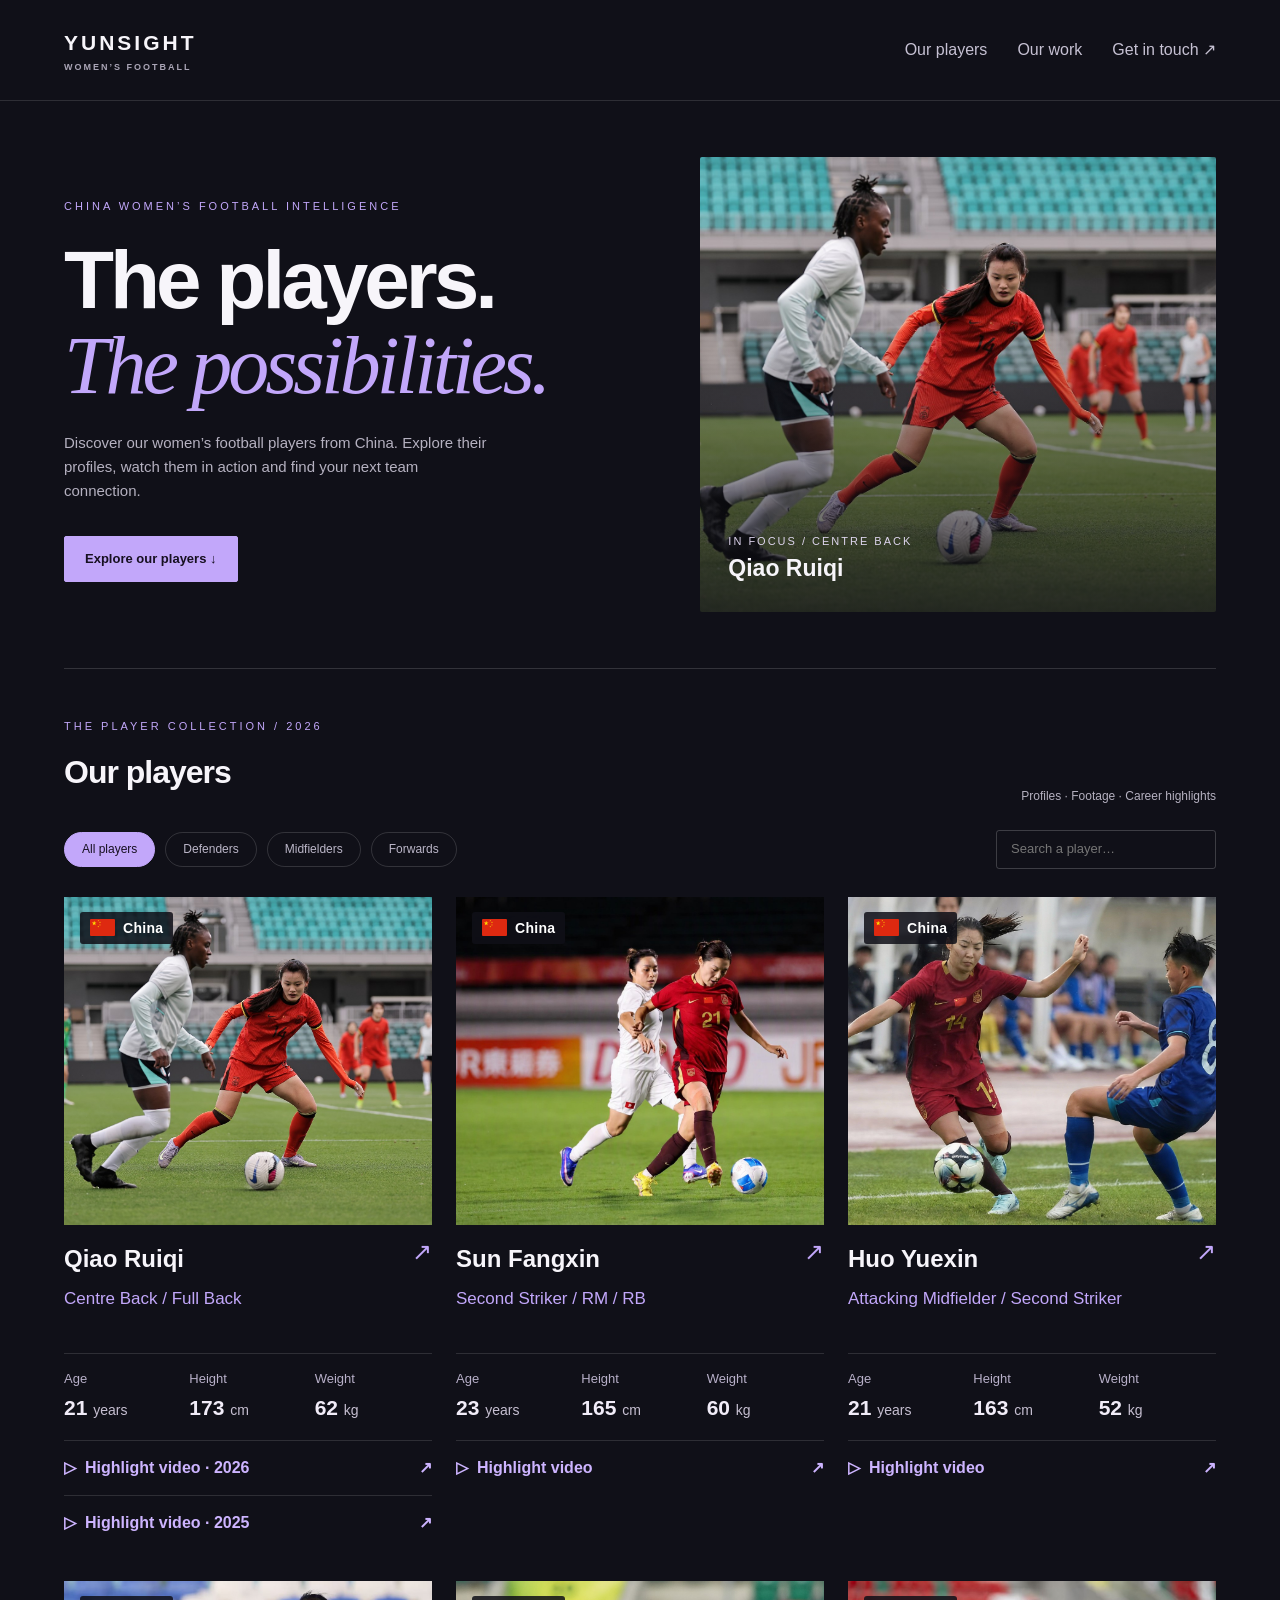
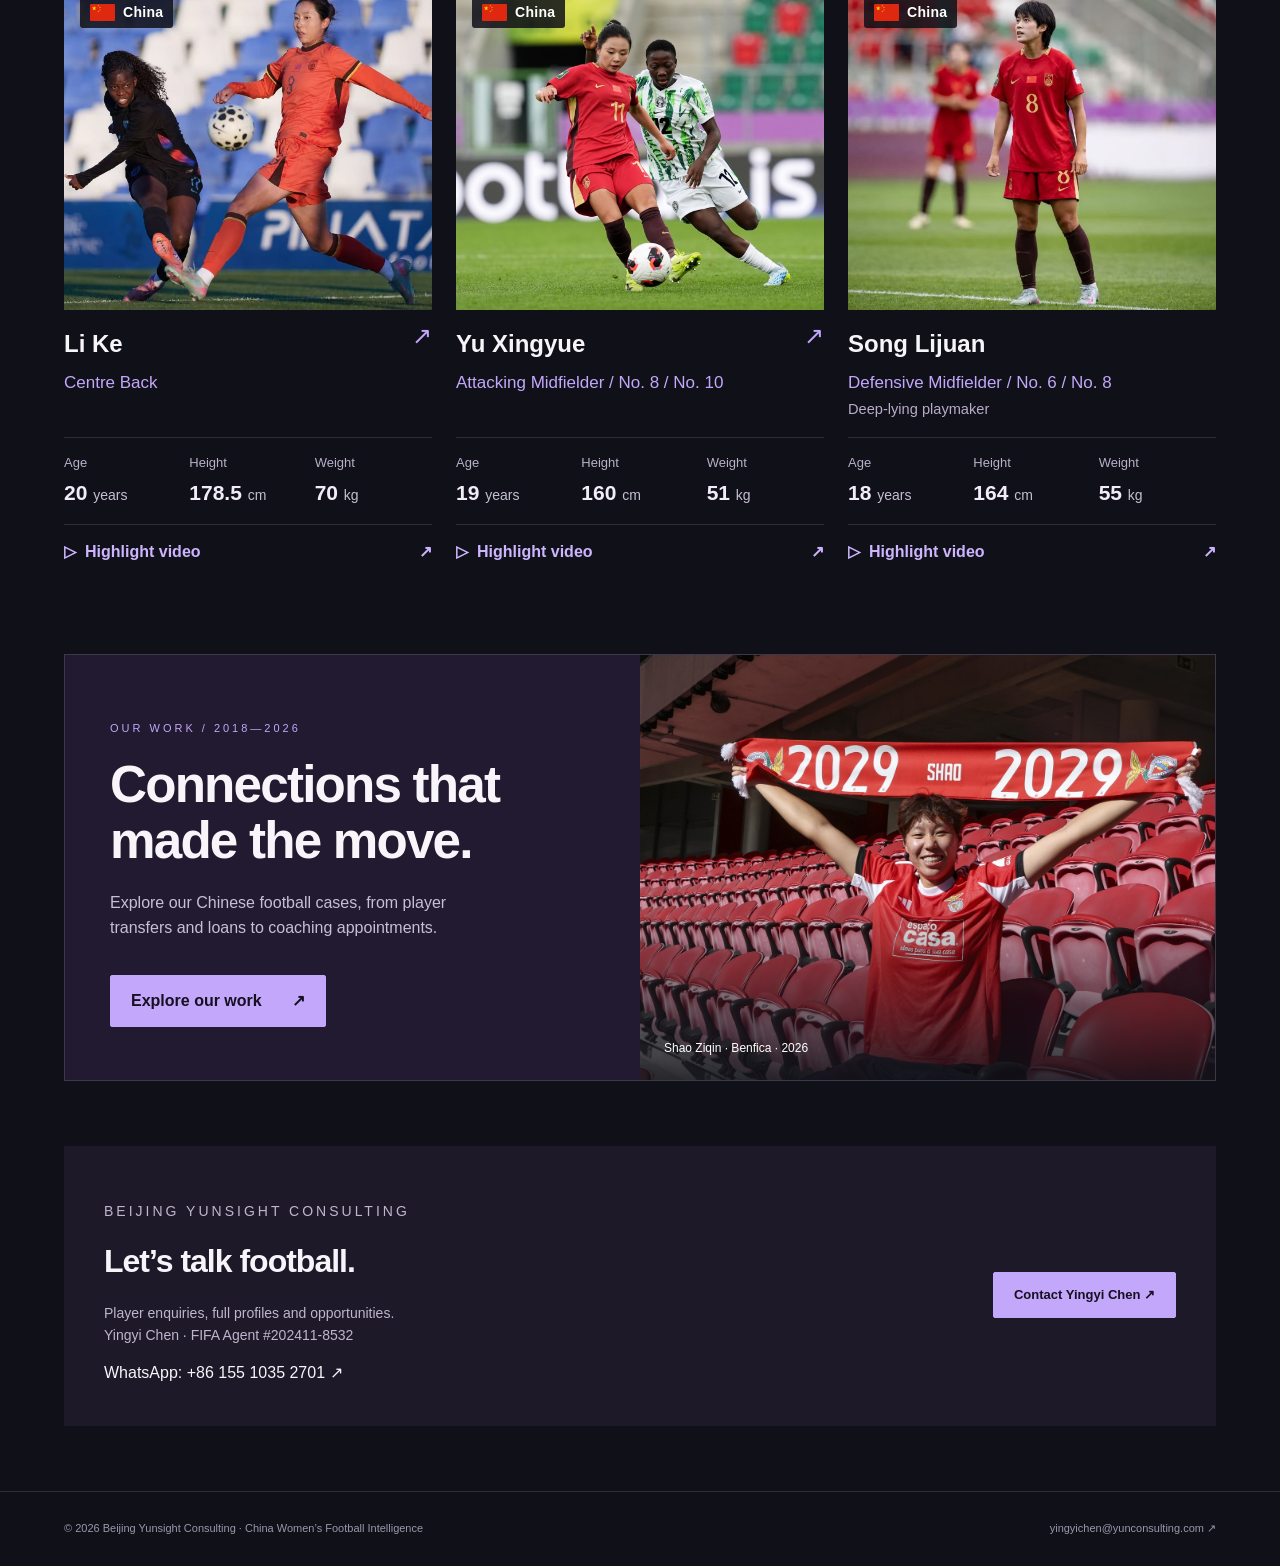
<file: index.html>
<!doctype html><html lang="en"><head><meta charset="utf-8"><meta name="viewport" content="width=device-width, initial-scale=1"><title>Our Players | Yunsight Football</title><meta name="description" content="Explore Chinese women's football player profiles, career highlights, match footage and CVs. Beijing Yunsight Consulting."><link rel="stylesheet" href="style.css"></head><body><header><a class="brand" href="index.html">YUNSIGHT<small>WOMEN’S FOOTBALL</small></a><nav><a href="index.html#players">Our players</a><a href="cases.html">Our work</a><a href="mailto:yingyichen@yunconsulting.com">Get in touch ↗</a></nav></header><main><section class="hero"><div><p class="eyebrow">CHINA WOMEN’S FOOTBALL INTELLIGENCE</p><h1>The players.<br><em>The possibilities.</em></h1><p class="intro">Discover our women’s football players from China. Explore their profiles, watch them in action and find your next team connection.</p><a class="button" href="#players">Explore our players ↓</a></div><div class="hero-photo"><img src="assets/qiao-ruiqi-photo.jpg" alt="Qiao Ruiqi playing football"><div class="photo-caption"><small>IN FOCUS / CENTRE BACK</small><strong>Qiao Ruiqi</strong></div></div></section><section id="players"><div class="section-head"><div><p class="eyebrow">THE PLAYER COLLECTION / 2026</p><h2>Our players</h2></div><span class="muted" style="font-size:12px">Profiles · Footage · Career highlights</span></div><div class="tools" aria-label="Player filters"><button class="filter active" aria-pressed="true" data-filter="All">All players</button><button class="filter" aria-pressed="false" data-filter="Defenders">Defenders</button><button class="filter" aria-pressed="false" data-filter="Midfielders">Midfielders</button><button class="filter" aria-pressed="false" data-filter="Forwards">Forwards</button><input id="search" aria-label="Search players" placeholder="Search a player…" type="search"></div><div class="grid"><article class="card" data-group="Defenders" data-name="qiao ruiqi"><a class="profile-link" href="qiao-ruiqi.html" aria-label="View Qiao Ruiqi profile"><div class="card-visual"><img src="assets/qiao-ruiqi-photo.jpg" alt="Qiao Ruiqi in action" loading="lazy"><span class="country"><img class="flag" src="assets/china.svg" alt="">China</span></div><div class="card-line"><h3>Qiao Ruiqi</h3><span class="arrow" aria-hidden="true">↗</span></div><p class="role">Centre Back / Full Back</p><div class="meta"><div><span class="meta-label">Age</span><strong><span data-dob="2005-04-17"></span> <small>years</small></strong></div><div><span class="meta-label">Height</span><strong>173 <small>cm</small></strong></div><div><span class="meta-label">Weight</span><strong>62 <small>kg</small></strong></div></div></a><a class="highlight-link" href="https://youtu.be/P5bkpO0x-3s" target="_blank" rel="noopener" aria-label="Watch Qiao Ruiqi 2026 highlight video"><span aria-hidden="true">▷</span> Highlight video · 2026 <span aria-hidden="true">↗</span></a><a class="highlight-link" href="https://youtu.be/6GD0Dc7Aew0" target="_blank" rel="noopener" aria-label="Watch Qiao Ruiqi 2025 highlight video"><span aria-hidden="true">▷</span> Highlight video · 2025 <span aria-hidden="true">↗</span></a></article><article class="card" data-group="Forwards" data-name="sun fangxin"><a class="profile-link" href="sun-fangxin.html" aria-label="View Sun Fangxin profile"><div class="card-visual"><img src="assets/sun-fangxin-photo.jpg" alt="Sun Fangxin in action" loading="lazy"><span class="country"><img class="flag" src="assets/china.svg" alt="">China</span></div><div class="card-line"><h3>Sun Fangxin</h3><span class="arrow" aria-hidden="true">↗</span></div><p class="role">Second Striker / RM / RB</p><div class="meta"><div><span class="meta-label">Age</span><strong><span data-dob="2003-07-06"></span> <small>years</small></strong></div><div><span class="meta-label">Height</span><strong>165 <small>cm</small></strong></div><div><span class="meta-label">Weight</span><strong>60 <small>kg</small></strong></div></div></a><a class="highlight-link" href="https://youtu.be/43Rpf-Iski8" target="_blank" rel="noopener" aria-label="Watch Sun Fangxin highlight video"><span aria-hidden="true">▷</span> Highlight video <span aria-hidden="true">↗</span></a></article><article class="card" data-group="Midfielders" data-name="huo yuexin"><a class="profile-link" href="huo-yuexin.html" aria-label="View Huo Yuexin profile"><div class="card-visual"><img src="assets/huo-yuexin-photo.jpg" alt="Huo Yuexin in action" loading="lazy"><span class="country"><img class="flag" src="assets/china.svg" alt="">China</span></div><div class="card-line"><h3>Huo Yuexin</h3><span class="arrow" aria-hidden="true">↗</span></div><p class="role">Attacking Midfielder / Second Striker</p><div class="meta"><div><span class="meta-label">Age</span><strong><span data-dob="2005-03-08"></span> <small>years</small></strong></div><div><span class="meta-label">Height</span><strong>163 <small>cm</small></strong></div><div><span class="meta-label">Weight</span><strong>52 <small>kg</small></strong></div></div></a><a class="highlight-link" href="https://youtu.be/B2Y1tWEJdcE" target="_blank" rel="noopener" aria-label="Watch Huo Yuexin highlight video"><span aria-hidden="true">▷</span> Highlight video <span aria-hidden="true">↗</span></a></article><article class="card" data-group="Defenders" data-name="li ke"><a class="profile-link" href="li-ke.html" aria-label="View Li Ke profile"><div class="card-visual"><img src="assets/li-ke-photo.jpg" alt="Li Ke in action" loading="lazy"><span class="country"><img class="flag" src="assets/china.svg" alt="">China</span></div><div class="card-line"><h3>Li Ke</h3><span class="arrow" aria-hidden="true">↗</span></div><p class="role">Centre Back</p><div class="meta"><div><span class="meta-label">Age</span><strong><span data-dob="2006-08-27"></span> <small>years</small></strong></div><div><span class="meta-label">Height</span><strong>178.5 <small>cm</small></strong></div><div><span class="meta-label">Weight</span><strong>70 <small>kg</small></strong></div></div></a><a class="highlight-link" href="https://youtu.be/cwKVPUPpAxU" target="_blank" rel="noopener" aria-label="Watch Li Ke highlight video"><span aria-hidden="true">▷</span> Highlight video <span aria-hidden="true">↗</span></a></article><article class="card" data-group="Midfielders" data-name="yu xingyue"><a class="profile-link" href="yu-xingyue.html" aria-label="View Yu Xingyue profile"><div class="card-visual"><img src="assets/yu-xingyue-photo.jpg" alt="Yu Xingyue in action" loading="lazy"><span class="country"><img class="flag" src="assets/china.svg" alt="">China</span></div><div class="card-line"><h3>Yu Xingyue</h3><span class="arrow" aria-hidden="true">↗</span></div><p class="role">Attacking Midfielder / No. 8 / No. 10</p><div class="meta"><div><span class="meta-label">Age</span><strong><span data-dob="2006-12-24"></span> <small>years</small></strong></div><div><span class="meta-label">Height</span><strong>160 <small>cm</small></strong></div><div><span class="meta-label">Weight</span><strong>51 <small>kg</small></strong></div></div></a><a class="highlight-link" href="https://v.youku.com/v_show/id_XNjU3ODcwOTgwNA" target="_blank" rel="noopener" aria-label="Watch Yu Xingyue highlight video"><span aria-hidden="true">▷</span> Highlight video <span aria-hidden="true">↗</span></a></article><article class="card" data-group="Midfielders" data-name="song lijuan"><div class="profile-link"><div class="card-visual"><img src="assets/song-lijuan-photo.jpg" alt="Song Lijuan in action" loading="lazy"><span class="country"><img class="flag" src="assets/china.svg" alt="">China</span></div><div class="card-line"><h3>Song Lijuan</h3></div><p class="role">Defensive Midfielder / No. 6 / No. 8<br><span class="song-role-detail">Deep-lying playmaker</span></p><div class="meta"><div><span class="meta-label">Age</span><strong>18 <small>years</small></strong></div><div><span class="meta-label">Height</span><strong>164 <small>cm</small></strong></div><div><span class="meta-label">Weight</span><strong>55 <small>kg</small></strong></div></div></div><a class="highlight-link" href="https://v.youku.com/v_show/id_XNjU4MDAzMzU1Mg==.html?spm=a2hkn.playlist.myhome.d_1&amp;playMode=pugv" target="_blank" rel="noopener" aria-label="Watch Song Lijuan highlight video"><span aria-hidden="true">▷</span> Highlight video <span aria-hidden="true">↗</span></a></article></div><p id="empty" hidden role="status">No players match. Try another name or position.</p></section><section class="work-banner" id="our-work"><div class="work-banner-copy"><p class="eyebrow">OUR WORK / 2018—2026</p><h2>Connections that<br>made the move.</h2><p>Explore our Chinese football cases, from player transfers and loans to coaching appointments.</p><a class="button" href="cases.html">Explore our work <span aria-hidden="true">↗</span></a></div><a class="work-banner-image" href="cases.html" aria-label="Explore our Chinese football cases"><img src="assets/cases/shao-ziqin-benfica.jpg" alt="Shao Ziqin at Benfica" loading="lazy"><span>Shao Ziqin · Benfica · 2026</span></a></section><section id="contact" class="contact"><div><p class="eyebrow">BEIJING YUNSIGHT CONSULTING</p><h2>Let’s talk football.</h2><p>Player enquiries, full profiles and opportunities.<br>Yingyi Chen · FIFA Agent #202411-8532</p><a href="https://wa.me/8615510352701">WhatsApp: +86 155 1035 2701 ↗</a></div><a class="button" href="mailto:yingyichen@yunconsulting.com">Contact Yingyi Chen ↗</a></section></main><script src="app.js"></script><footer><span>© 2026 Beijing Yunsight Consulting · China Women’s Football Intelligence</span><a href="mailto:yingyichen@yunconsulting.com">yingyichen@yunconsulting.com ↗</a></footer></body></html>
</file>
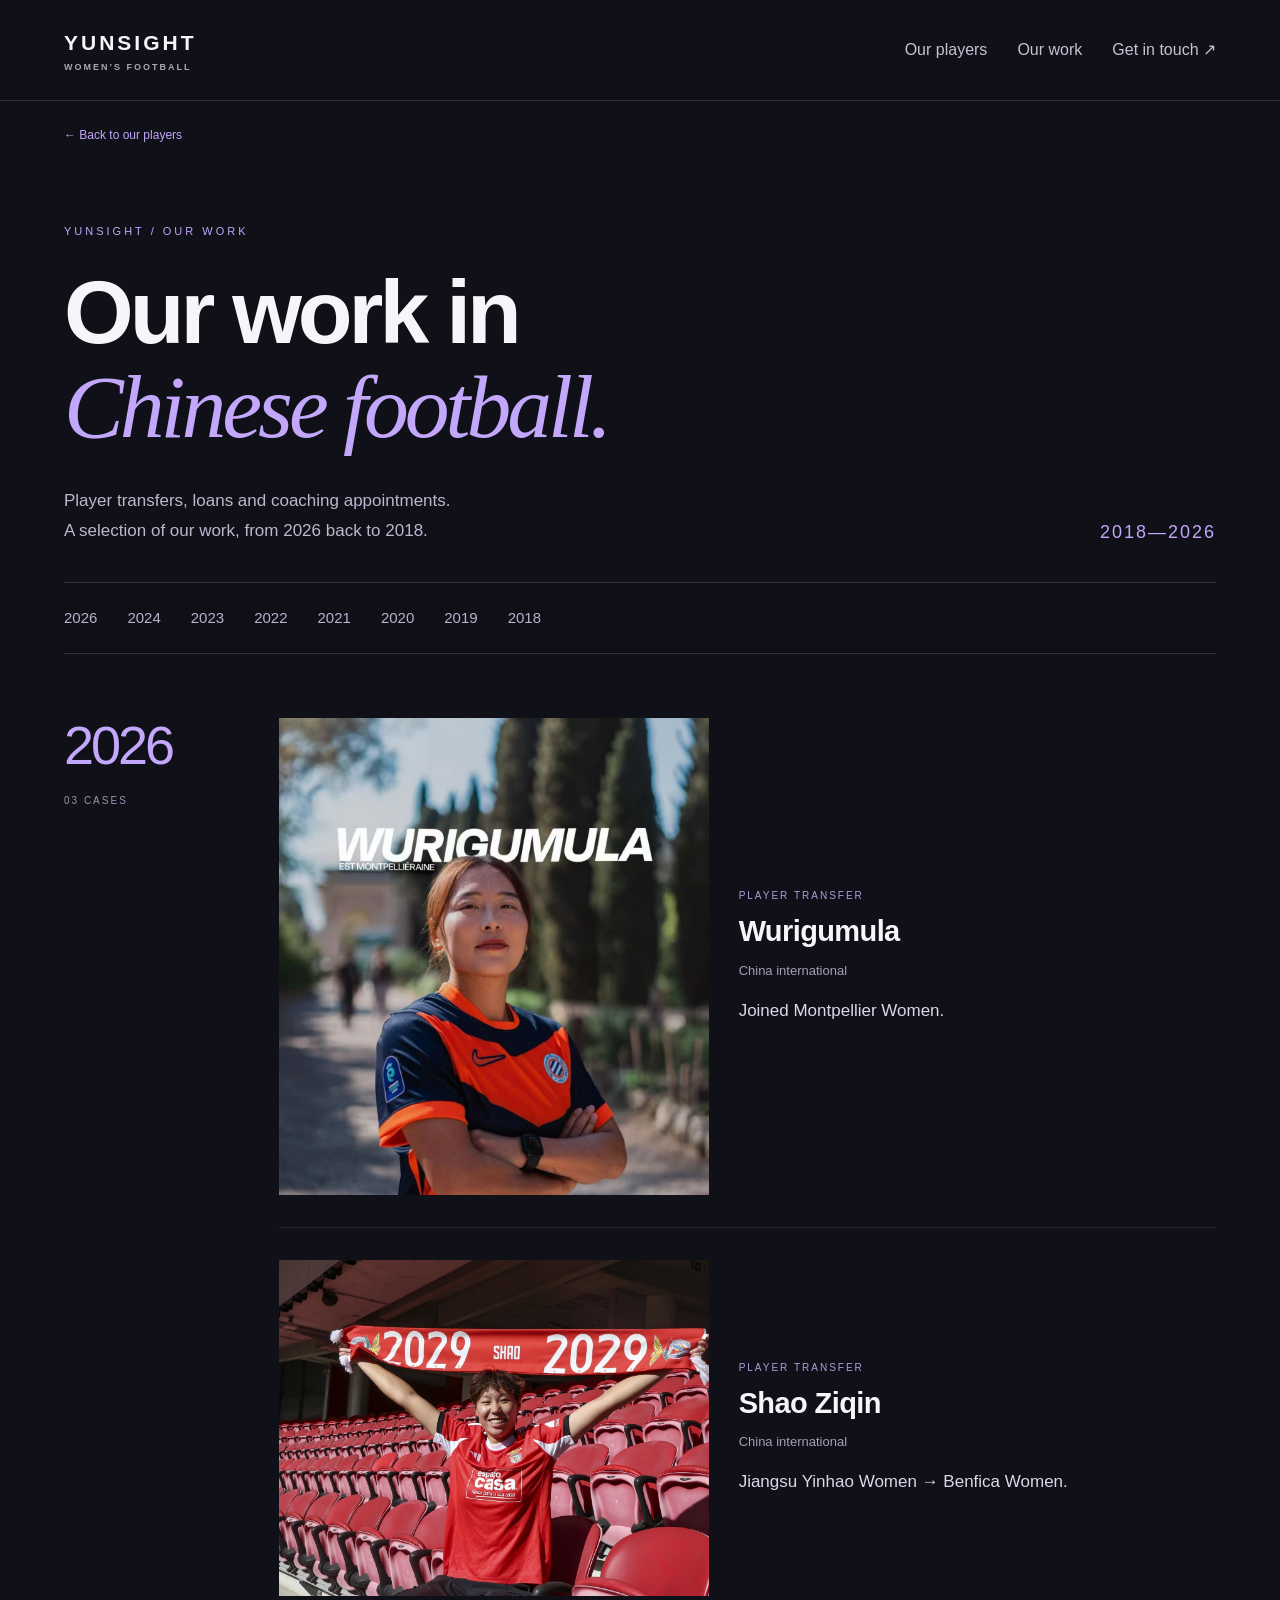
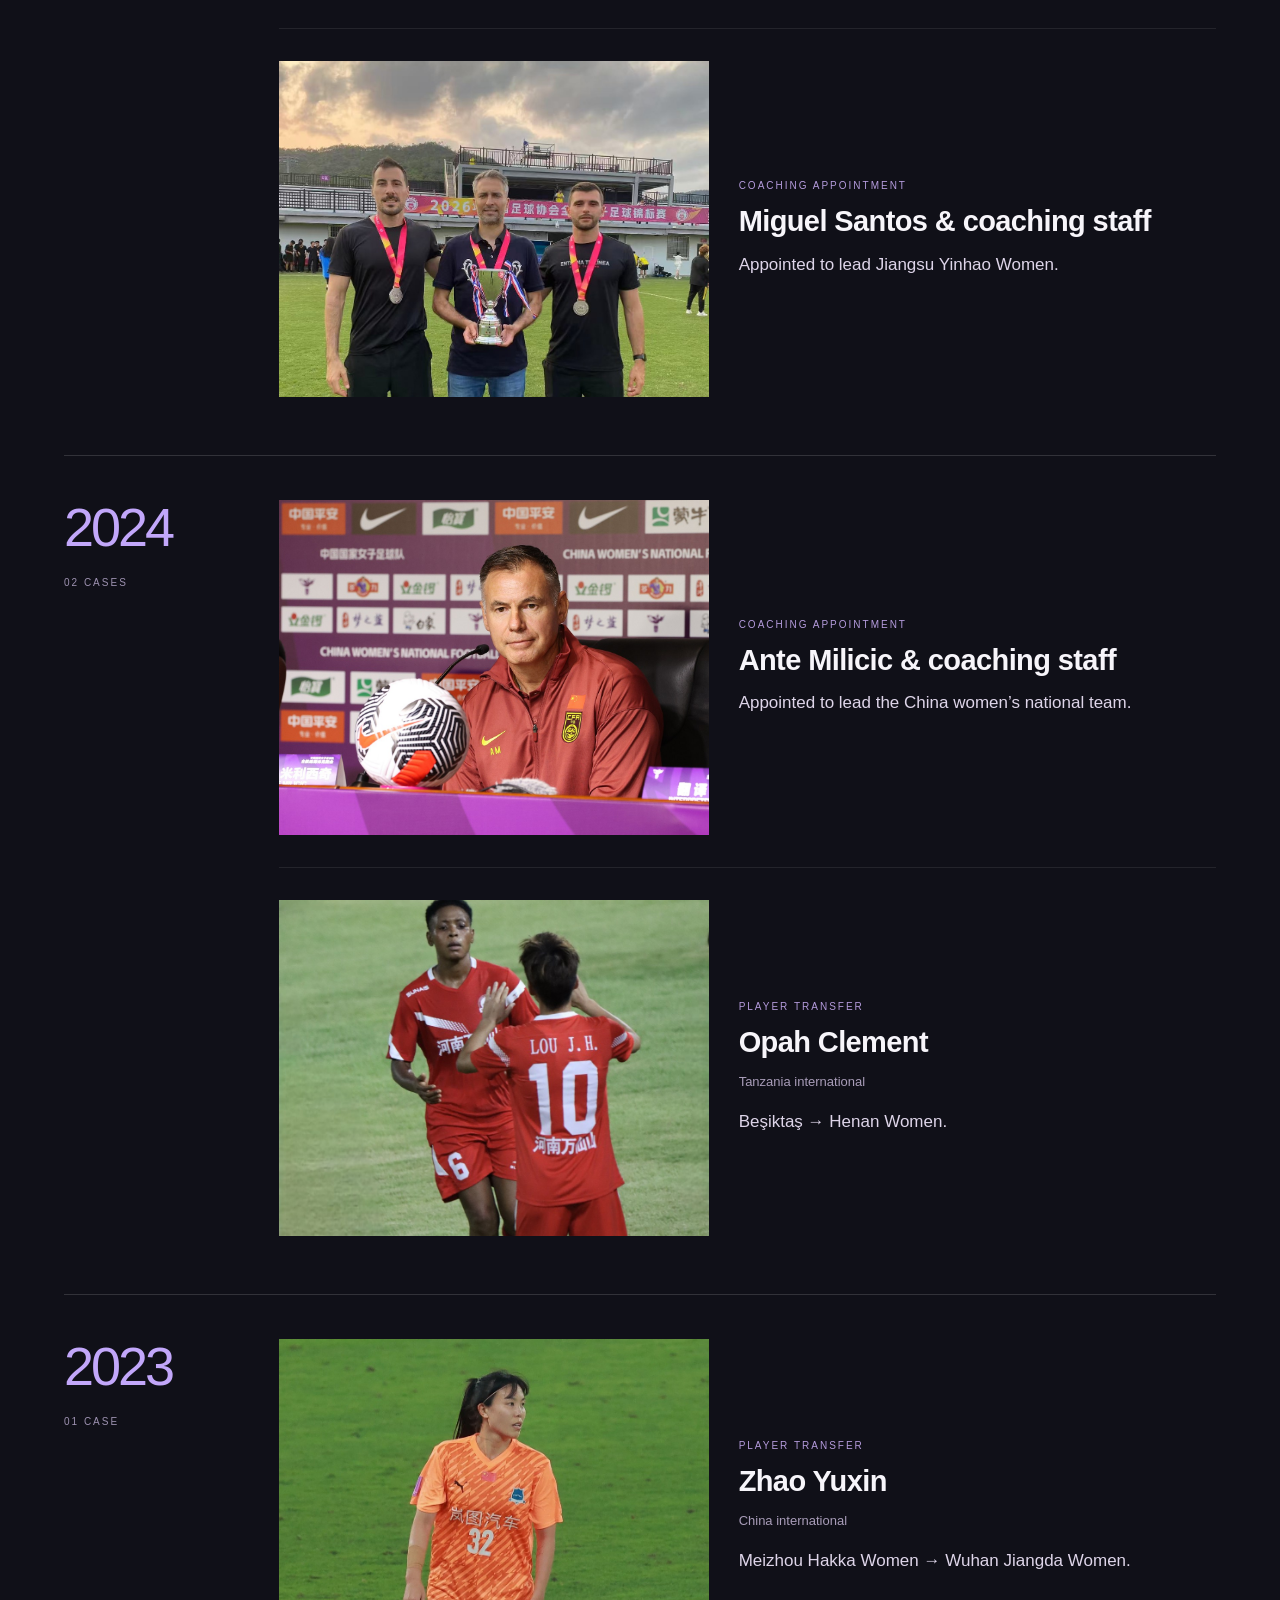
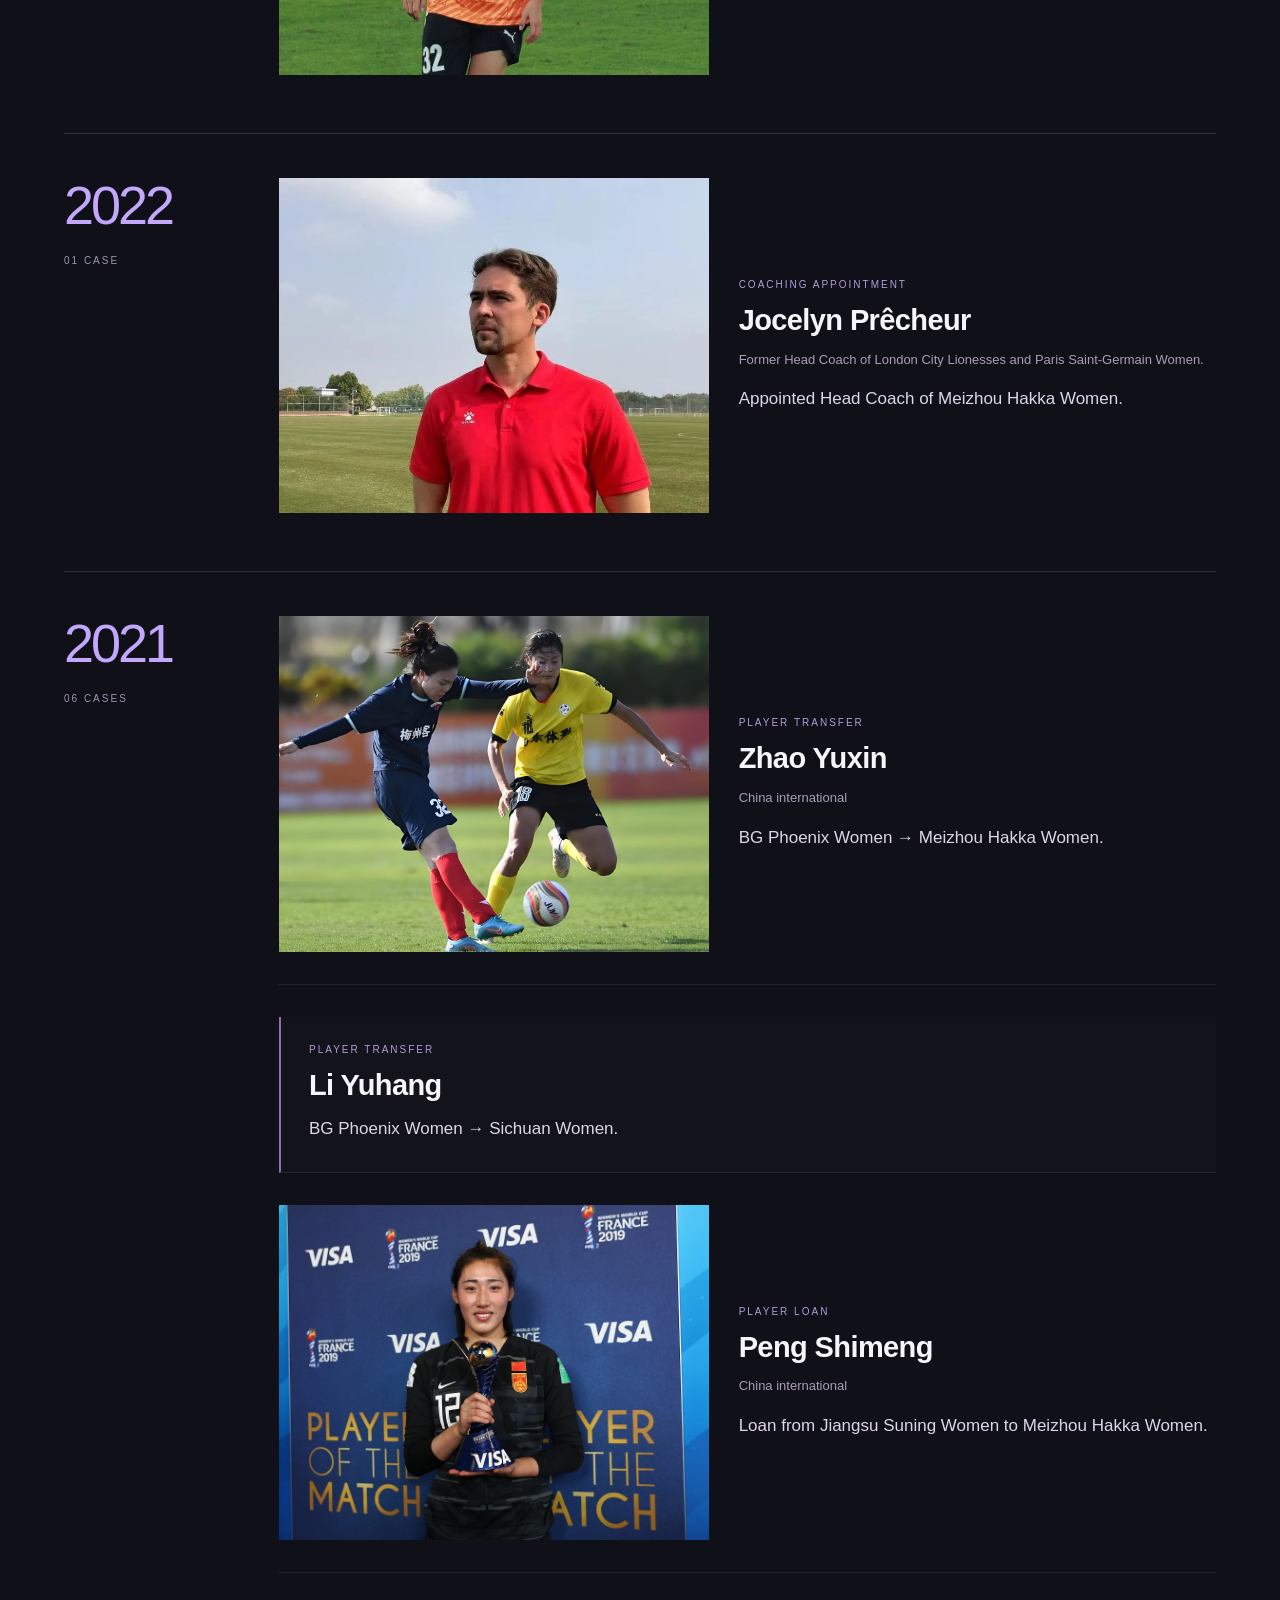
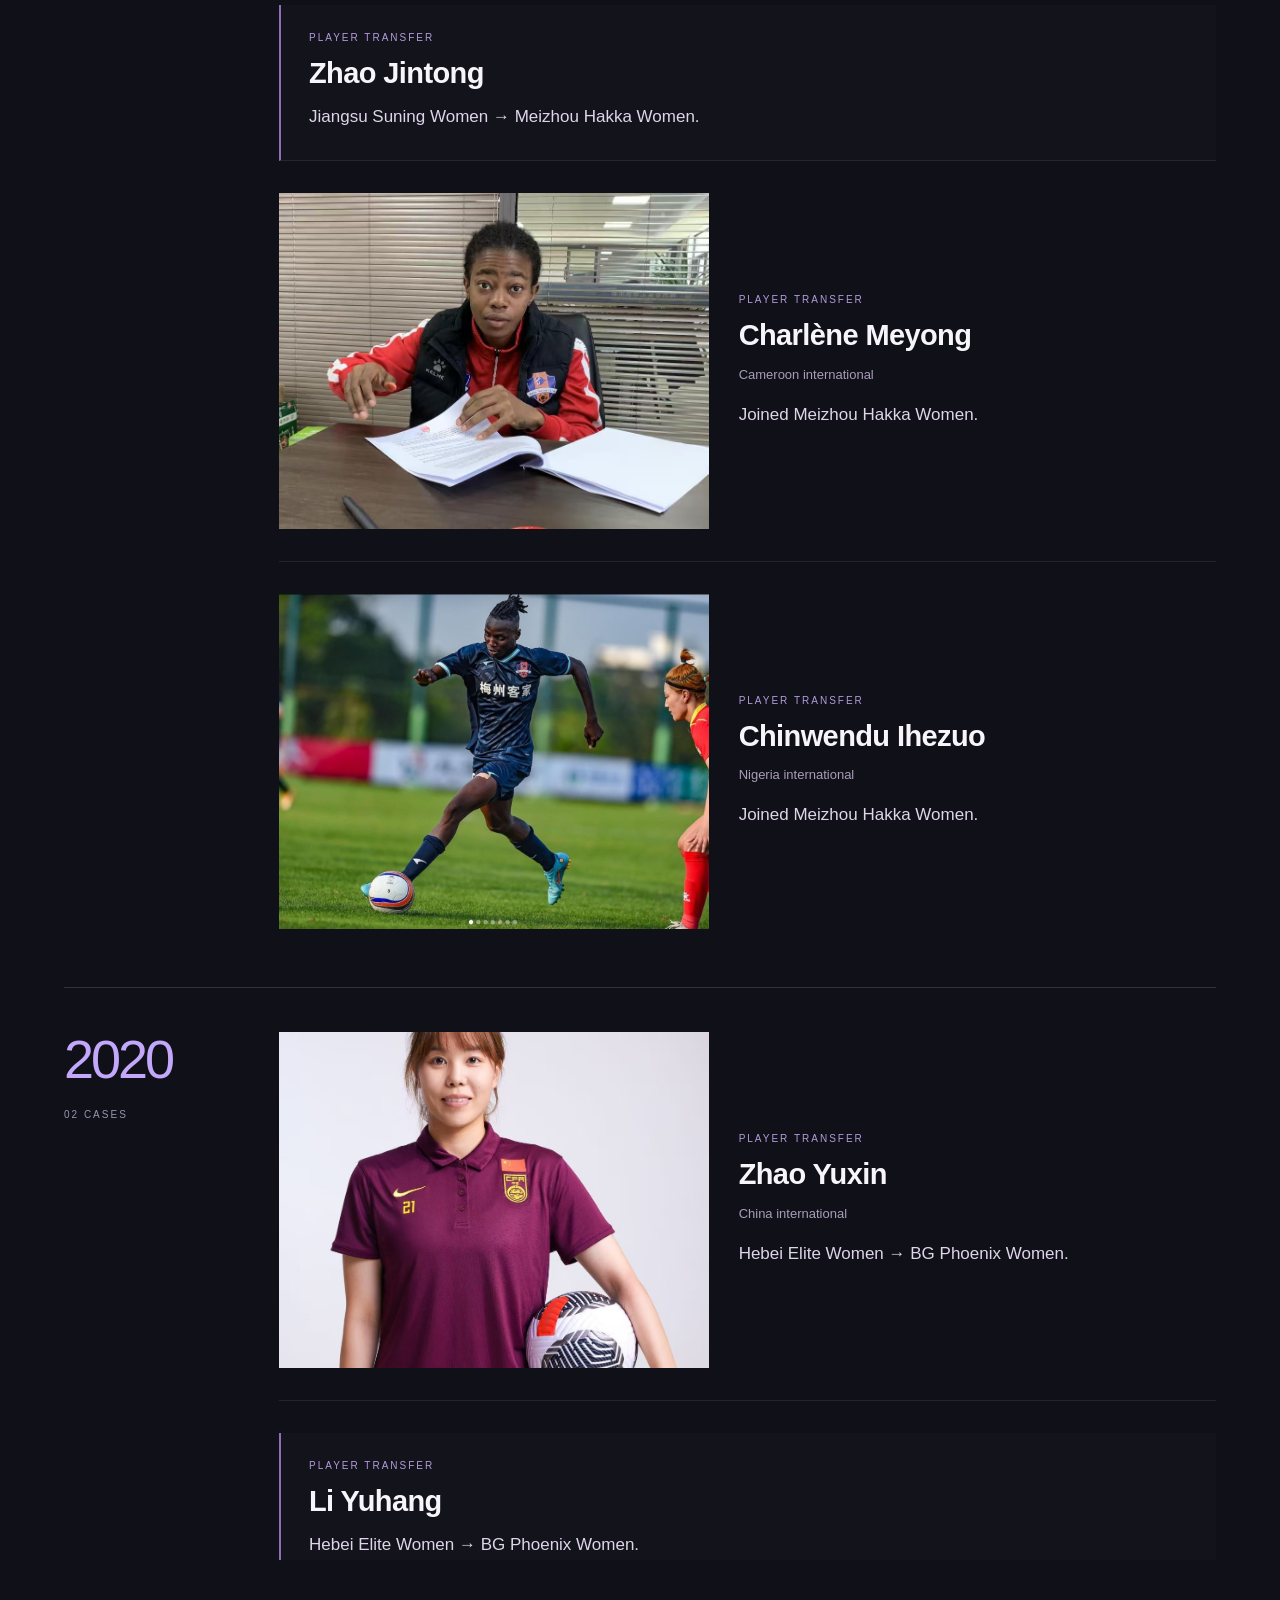
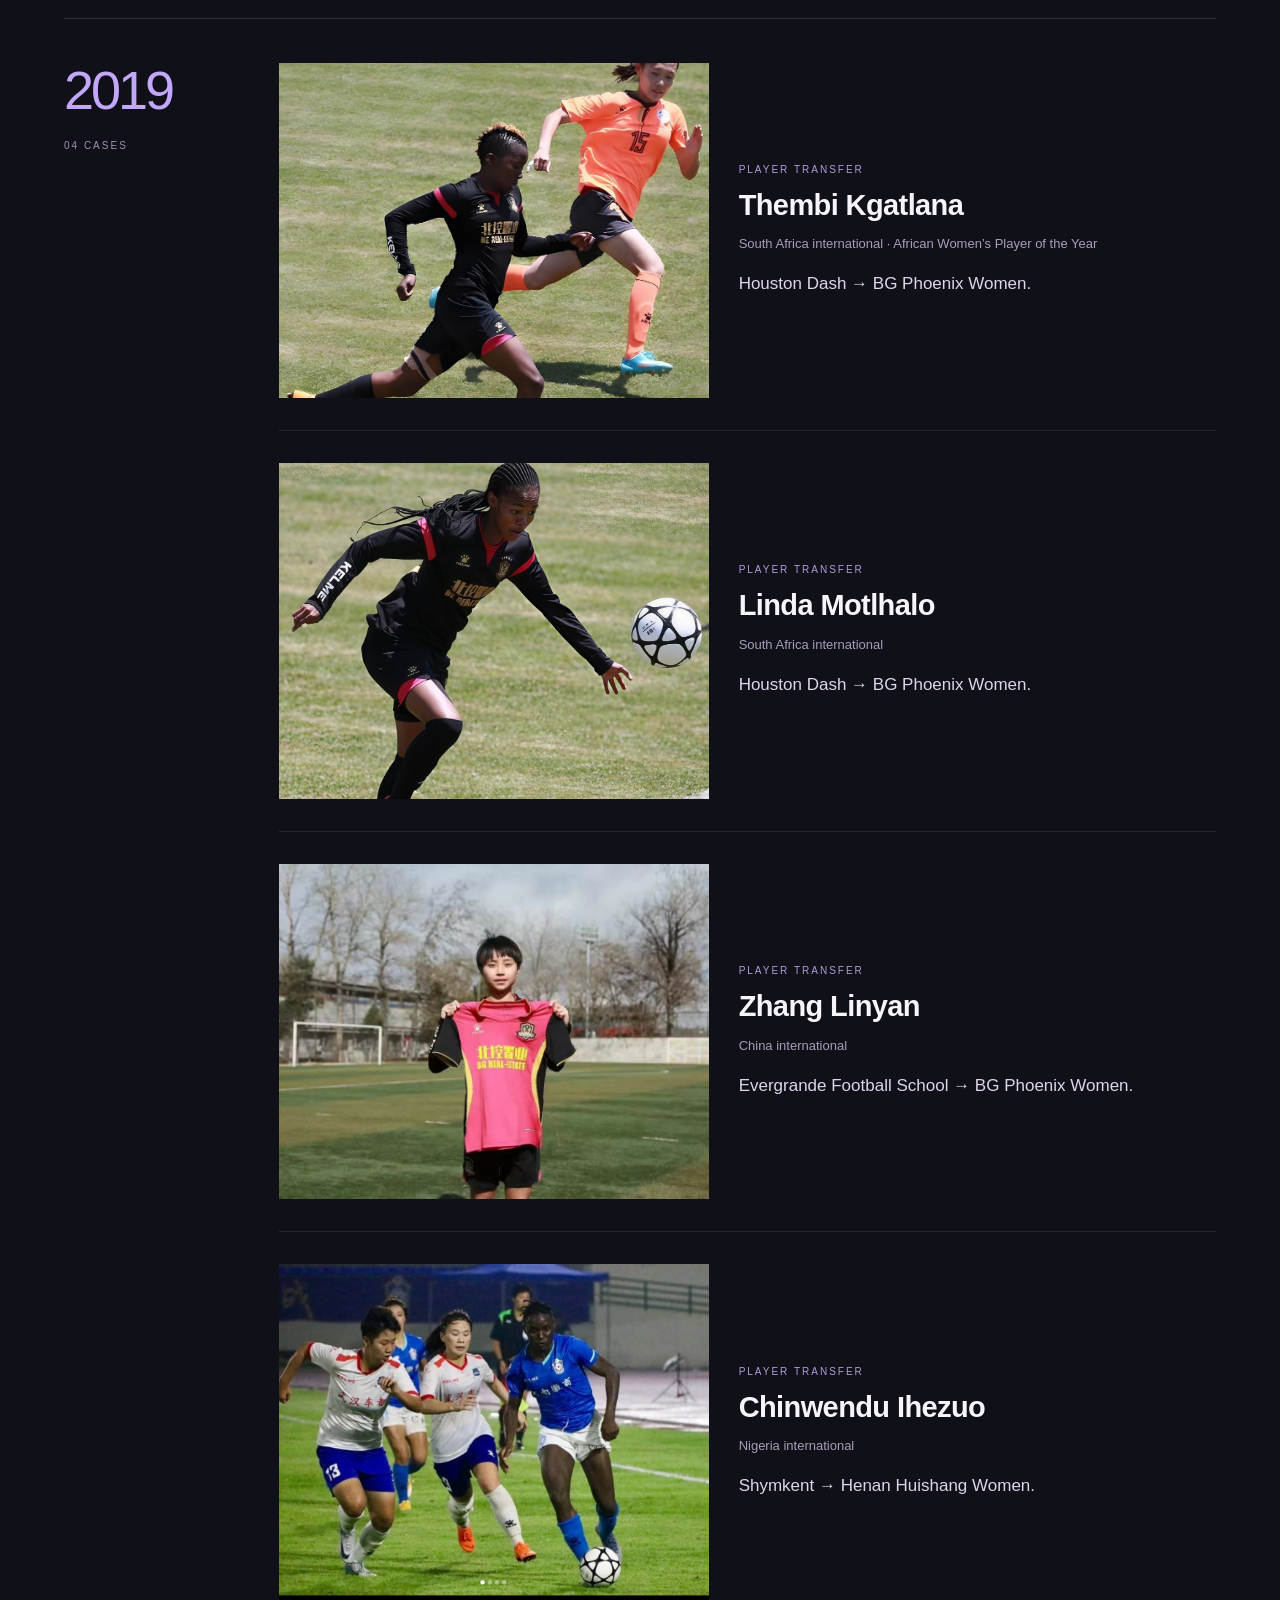
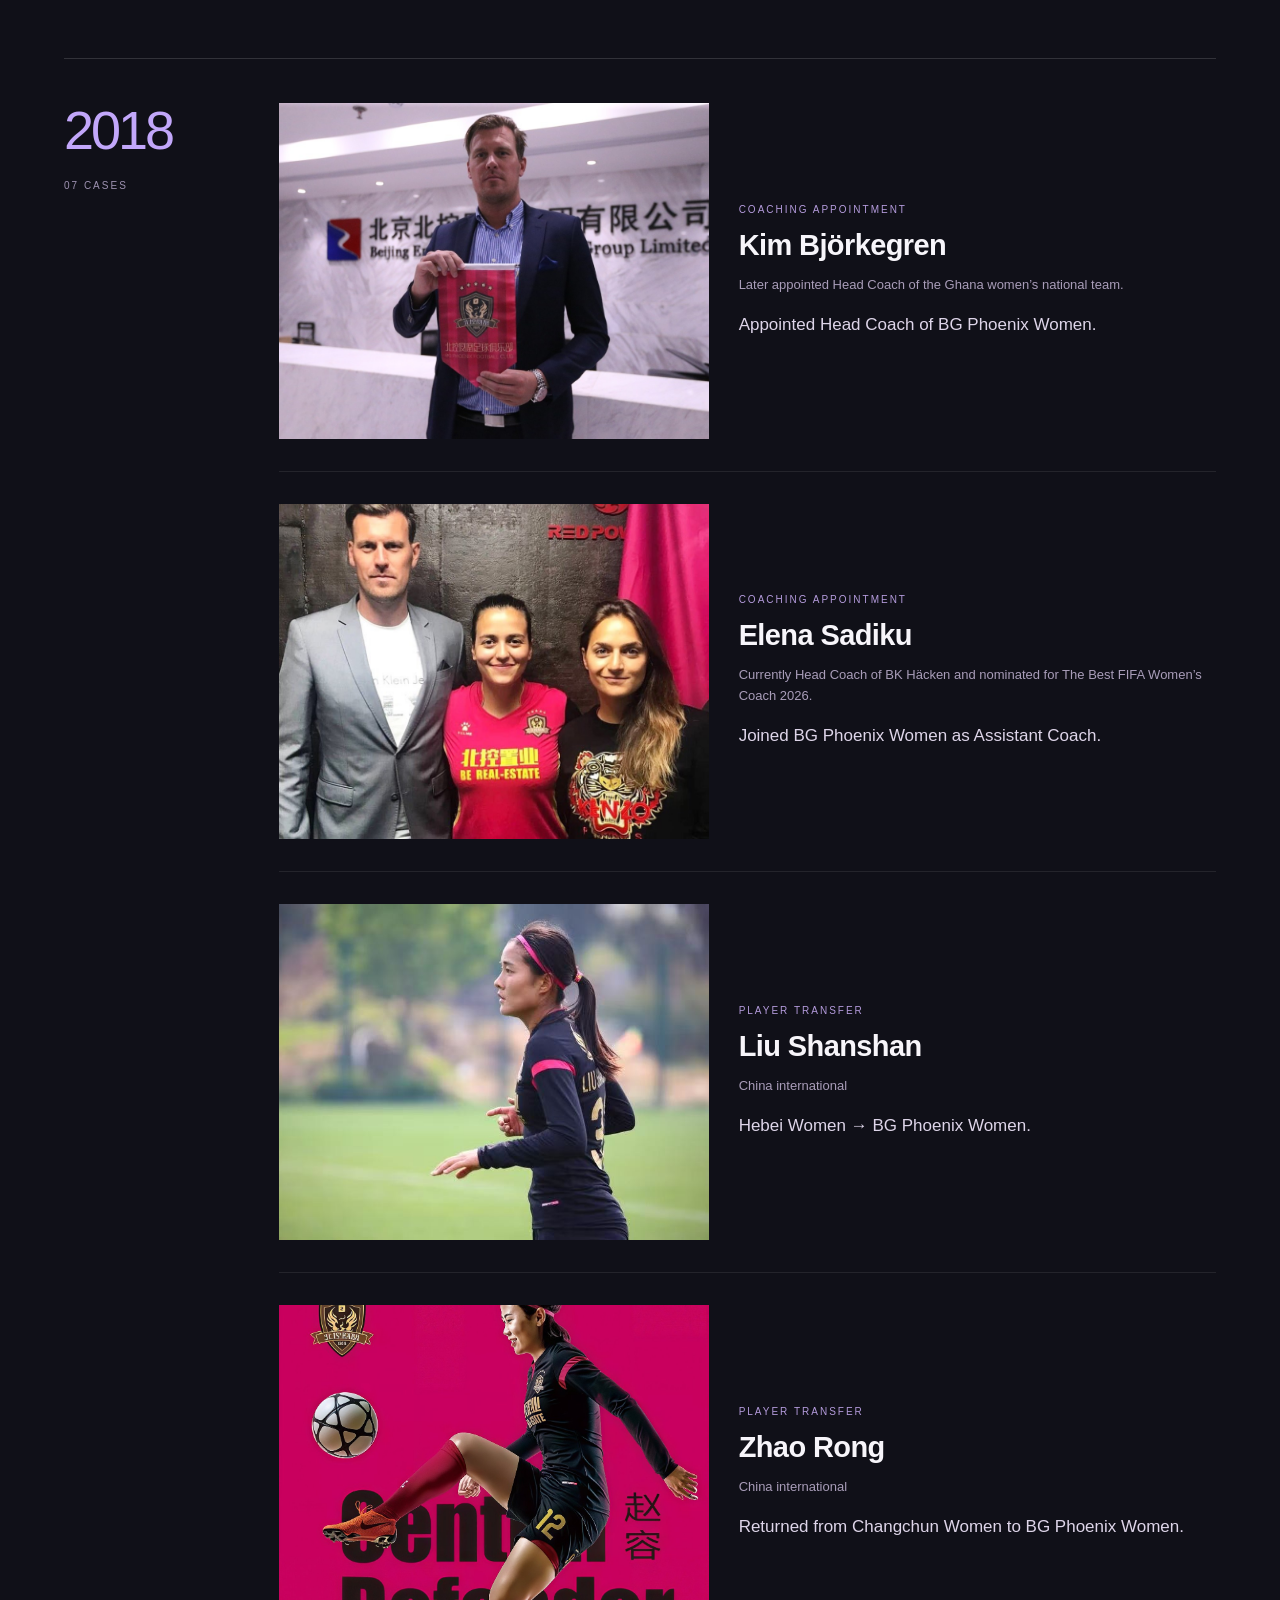
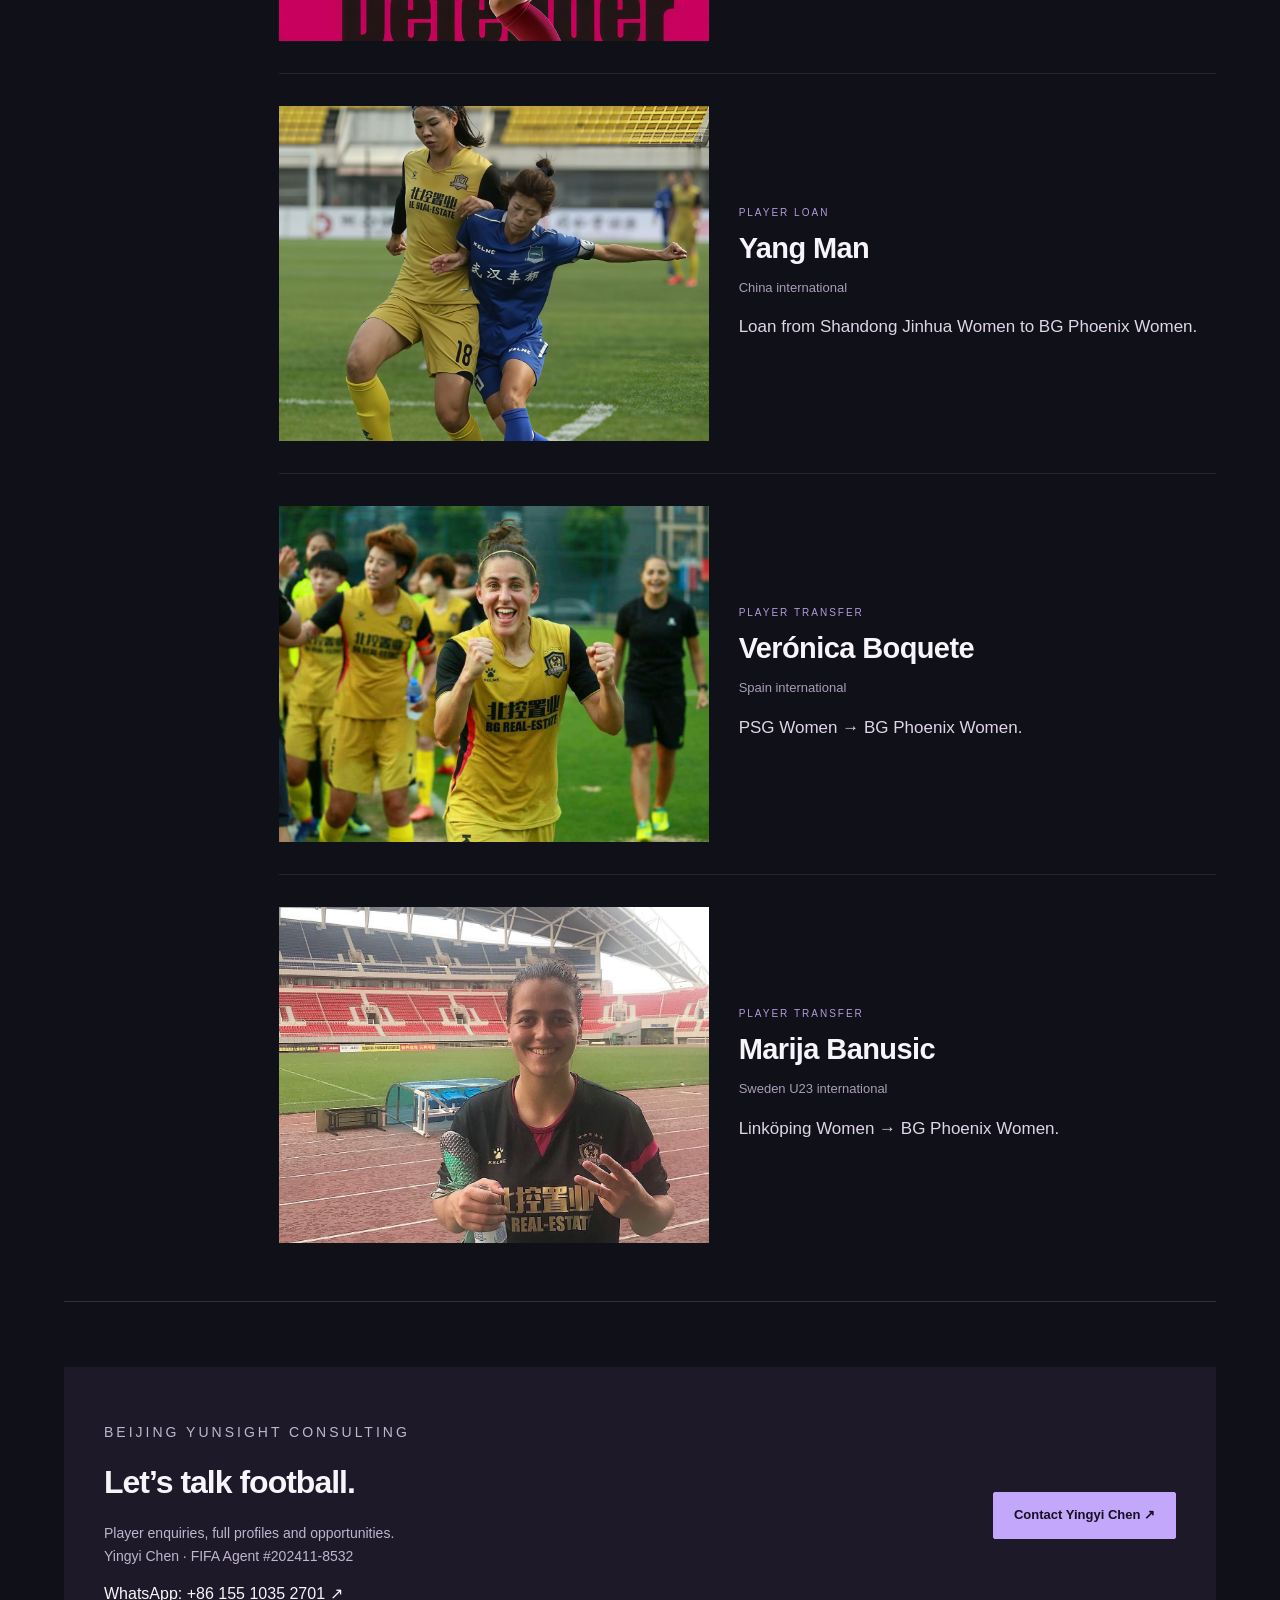
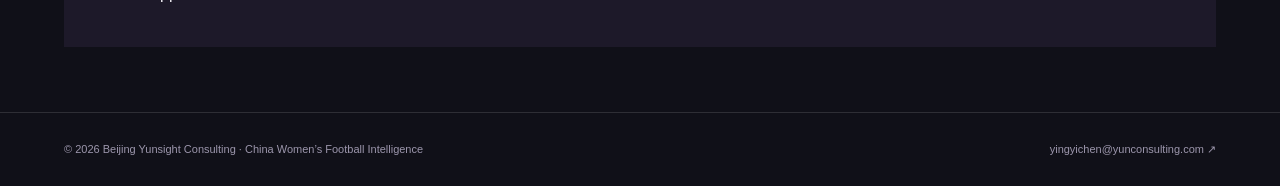
<file: cases.html>
<!doctype html><html lang="en"><head><meta charset="utf-8"><meta name="viewport" content="width=device-width,initial-scale=1"><title>Our Work in Chinese Football | Yunsight</title><meta name="description" content="Yunsight’s Chinese football case archive: player transfers, loans and coaching appointments from 2018 to 2026."><link rel="stylesheet" href="style.css"><link rel="stylesheet" href="cases.css"></head><body><header><a class="brand" href="index.html">YUNSIGHT<small>WOMEN’S FOOTBALL</small></a><nav><a href="index.html#players">Our players</a><a href="cases.html">Our work</a><a href="mailto:yingyichen@yunconsulting.com">Get in touch ↗</a></nav></header><main class="work-page"><a class="back" href="index.html#players">← Back to our players</a><section class="work-intro"><p class="eyebrow">YUNSIGHT / OUR WORK</p><h1>Our work in<br><em>Chinese football.</em></h1><div class="work-intro-bottom"><p>Player transfers, loans and coaching appointments.<br>A selection of our work, from 2026 back to 2018.</p><span>2018—2026</span></div></section><nav class="year-nav" aria-label="Jump to year"><a href="#year-2026">2026</a><a href="#year-2024">2024</a><a href="#year-2023">2023</a><a href="#year-2022">2022</a><a href="#year-2021">2021</a><a href="#year-2020">2020</a><a href="#year-2019">2019</a><a href="#year-2018">2018</a></nav><div class="case-timeline"><section class="case-year" id="year-2026" aria-labelledby="heading-2026"><div class="year-heading"><h2 id="heading-2026">2026</h2><span>03 CASES</span></div><div class="case-entries"><article class="case-entry with-photo"><a class="case-photo" href="assets/cases/case-01.jpg" target="_blank" rel="noopener" aria-label="View photo: Wurigumula"><img src="assets/cases/case-01.jpg" alt="Wurigumula" loading="lazy"></a><div class="case-copy"><p class="case-kind">Player transfer</p><h3>Wurigumula</h3><p class="case-subtitle">China international</p><p class="case-desc">Joined Montpellier Women.</p></div></article><article class="case-entry with-photo"><a class="case-photo" href="assets/cases/shao-ziqin-benfica.jpg" target="_blank" rel="noopener" aria-label="View photo: Shao Ziqin"><img src="assets/cases/shao-ziqin-benfica.jpg" alt="Shao Ziqin at Benfica" loading="lazy"></a><div class="case-copy"><p class="case-kind">Player transfer</p><h3>Shao Ziqin</h3><p class="case-subtitle">China international</p><p class="case-desc">Jiangsu Yinhao Women → Benfica Women.</p></div></article><article class="case-entry with-photo"><a class="case-photo" href="assets/cases/case-03.jpg" target="_blank" rel="noopener" aria-label="View photo: Miguel Santos &amp; coaching staff"><img src="assets/cases/case-03.jpg" alt="Miguel Santos &amp; coaching staff" loading="lazy"></a><div class="case-copy"><p class="case-kind">Coaching appointment</p><h3>Miguel Santos &amp; coaching staff</h3><p class="case-desc">Appointed to lead Jiangsu Yinhao Women.</p></div></article></div></section><section class="case-year" id="year-2024" aria-labelledby="heading-2024"><div class="year-heading"><h2 id="heading-2024">2024</h2><span>02 CASES</span></div><div class="case-entries"><article class="case-entry with-photo"><a class="case-photo" href="assets/cases/case-04.jpg" target="_blank" rel="noopener" aria-label="View photo: Ante Milicic &amp; coaching staff"><img src="assets/cases/case-04.jpg" alt="Ante Milicic &amp; coaching staff" loading="lazy"></a><div class="case-copy"><p class="case-kind">Coaching appointment</p><h3>Ante Milicic &amp; coaching staff</h3><p class="case-desc">Appointed to lead the China women’s national team.</p></div></article><article class="case-entry with-photo"><a class="case-photo" href="assets/cases/case-05.jpg" target="_blank" rel="noopener" aria-label="View photo: Opah Clement"><img src="assets/cases/case-05.jpg" alt="Opah Clement" loading="lazy"></a><div class="case-copy"><p class="case-kind">Player transfer</p><h3>Opah Clement</h3><p class="case-subtitle">Tanzania international</p><p class="case-desc">Beşiktaş → Henan Women.</p></div></article></div></section><section class="case-year" id="year-2023" aria-labelledby="heading-2023"><div class="year-heading"><h2 id="heading-2023">2023</h2><span>01 CASE</span></div><div class="case-entries"><article class="case-entry with-photo"><a class="case-photo" href="assets/cases/case-06.jpg" target="_blank" rel="noopener" aria-label="View photo: Zhao Yuxin"><img src="assets/cases/case-06.jpg" alt="Zhao Yuxin" loading="lazy"></a><div class="case-copy"><p class="case-kind">Player transfer</p><h3>Zhao Yuxin</h3><p class="case-subtitle">China international</p><p class="case-desc">Meizhou Hakka Women → Wuhan Jiangda Women.</p></div></article></div></section><section class="case-year" id="year-2022" aria-labelledby="heading-2022"><div class="year-heading"><h2 id="heading-2022">2022</h2><span>01 CASE</span></div><div class="case-entries"><article class="case-entry with-photo"><a class="case-photo" href="assets/cases/case-07.jpg" target="_blank" rel="noopener" aria-label="View photo: Jocelyn Prêcheur"><img src="assets/cases/case-07.jpg" alt="Jocelyn Prêcheur" loading="lazy"></a><div class="case-copy"><p class="case-kind">Coaching appointment</p><h3>Jocelyn Prêcheur</h3><p class="case-subtitle">Former Head Coach of London City Lionesses and Paris Saint-Germain Women.</p><p class="case-desc">Appointed Head Coach of Meizhou Hakka Women.</p></div></article></div></section><section class="case-year" id="year-2021" aria-labelledby="heading-2021"><div class="year-heading"><h2 id="heading-2021">2021</h2><span>06 CASES</span></div><div class="case-entries"><article class="case-entry with-photo"><a class="case-photo" href="assets/cases/case-08.jpg" target="_blank" rel="noopener" aria-label="View photo: Zhao Yuxin"><img src="assets/cases/case-08.jpg" alt="Zhao Yuxin" loading="lazy"></a><div class="case-copy"><p class="case-kind">Player transfer</p><h3>Zhao Yuxin</h3><p class="case-subtitle">China international</p><p class="case-desc">BG Phoenix Women → Meizhou Hakka Women.</p></div></article><article class="case-entry text-entry"><div class="case-copy"><p class="case-kind">Player transfer</p><h3>Li Yuhang</h3><p class="case-desc">BG Phoenix Women → Sichuan Women.</p></div></article><article class="case-entry with-photo"><a class="case-photo" href="assets/cases/peng-shimeng-world-cup.jpg" target="_blank" rel="noopener" aria-label="View photo: Peng Shimeng"><img src="assets/cases/peng-shimeng-world-cup.jpg" alt="Peng Shimeng" loading="lazy"></a><div class="case-copy"><p class="case-kind">Player loan</p><h3>Peng Shimeng</h3><p class="case-subtitle">China international</p><p class="case-desc">Loan from Jiangsu Suning Women to Meizhou Hakka Women.</p></div></article><article class="case-entry text-entry"><div class="case-copy"><p class="case-kind">Player transfer</p><h3>Zhao Jintong</h3><p class="case-desc">Jiangsu Suning Women → Meizhou Hakka Women.</p></div></article><article class="case-entry with-photo"><a class="case-photo" href="assets/cases/case-12.jpg" target="_blank" rel="noopener" aria-label="View photo: Charlène Meyong"><img src="assets/cases/case-12.jpg" alt="Charlène Meyong" loading="lazy"></a><div class="case-copy"><p class="case-kind">Player transfer</p><h3>Charlène Meyong</h3><p class="case-subtitle">Cameroon international</p><p class="case-desc">Joined Meizhou Hakka Women.</p></div></article><article class="case-entry with-photo"><a class="case-photo" href="assets/cases/case-13.jpg" target="_blank" rel="noopener" aria-label="View photo: Chinwendu Ihezuo"><img src="assets/cases/case-13.jpg" alt="Chinwendu Ihezuo" loading="lazy"></a><div class="case-copy"><p class="case-kind">Player transfer</p><h3>Chinwendu Ihezuo</h3><p class="case-subtitle">Nigeria international</p><p class="case-desc">Joined Meizhou Hakka Women.</p></div></article></div></section><section class="case-year" id="year-2020" aria-labelledby="heading-2020"><div class="year-heading"><h2 id="heading-2020">2020</h2><span>02 CASES</span></div><div class="case-entries"><article class="case-entry with-photo"><a class="case-photo" href="assets/cases/case-14.jpg" target="_blank" rel="noopener" aria-label="View photo: Zhao Yuxin"><img src="assets/cases/case-14.jpg" alt="Zhao Yuxin" loading="lazy"></a><div class="case-copy"><p class="case-kind">Player transfer</p><h3>Zhao Yuxin</h3><p class="case-subtitle">China international</p><p class="case-desc">Hebei Elite Women → BG Phoenix Women.</p></div></article><article class="case-entry text-entry"><div class="case-copy"><p class="case-kind">Player transfer</p><h3>Li Yuhang</h3><p class="case-desc">Hebei Elite Women → BG Phoenix Women.</p></div></article></div></section><section class="case-year" id="year-2019" aria-labelledby="heading-2019"><div class="year-heading"><h2 id="heading-2019">2019</h2><span>04 CASES</span></div><div class="case-entries"><article class="case-entry with-photo"><a class="case-photo" href="assets/cases/case-16.jpg" target="_blank" rel="noopener" aria-label="View photo: Thembi Kgatlana"><img src="assets/cases/case-16.jpg" alt="Thembi Kgatlana" loading="lazy"></a><div class="case-copy"><p class="case-kind">Player transfer</p><h3>Thembi Kgatlana</h3><p class="case-subtitle">South Africa international · African Women’s Player of the Year</p><p class="case-desc">Houston Dash → BG Phoenix Women.</p></div></article><article class="case-entry with-photo"><a class="case-photo" href="assets/cases/case-17.jpg" target="_blank" rel="noopener" aria-label="View photo: Linda Motlhalo"><img src="assets/cases/case-17.jpg" alt="Linda Motlhalo" loading="lazy"></a><div class="case-copy"><p class="case-kind">Player transfer</p><h3>Linda Motlhalo</h3><p class="case-subtitle">South Africa international</p><p class="case-desc">Houston Dash → BG Phoenix Women.</p></div></article><article class="case-entry with-photo"><a class="case-photo" href="assets/cases/case-18.jpg" target="_blank" rel="noopener" aria-label="View photo: Zhang Linyan"><img src="assets/cases/case-18.jpg" alt="Zhang Linyan" loading="lazy"></a><div class="case-copy"><p class="case-kind">Player transfer</p><h3>Zhang Linyan</h3><p class="case-subtitle">China international</p><p class="case-desc">Evergrande Football School → BG Phoenix Women.</p></div></article><article class="case-entry with-photo"><a class="case-photo" href="assets/cases/case-19.jpg" target="_blank" rel="noopener" aria-label="View photo: Chinwendu Ihezuo"><img src="assets/cases/case-19.jpg" alt="Chinwendu Ihezuo" loading="lazy"></a><div class="case-copy"><p class="case-kind">Player transfer</p><h3>Chinwendu Ihezuo</h3><p class="case-subtitle">Nigeria international</p><p class="case-desc">Shymkent → Henan Huishang Women.</p></div></article></div></section><section class="case-year" id="year-2018" aria-labelledby="heading-2018"><div class="year-heading"><h2 id="heading-2018">2018</h2><span>07 CASES</span></div><div class="case-entries"><article class="case-entry with-photo"><a class="case-photo" href="assets/cases/case-20.jpg" target="_blank" rel="noopener" aria-label="View photo: Kim Björkegren"><img src="assets/cases/case-20.jpg" alt="Kim Björkegren" loading="lazy"></a><div class="case-copy"><p class="case-kind">Coaching appointment</p><h3>Kim Björkegren</h3><p class="case-subtitle">Later appointed Head Coach of the Ghana women’s national team.</p><p class="case-desc">Appointed Head Coach of BG Phoenix Women.</p></div></article><article class="case-entry with-photo"><a class="case-photo" href="assets/cases/case-21.jpg" target="_blank" rel="noopener" aria-label="View photo: Elena Sadiku"><img src="assets/cases/case-21.jpg" alt="Elena Sadiku" loading="lazy"></a><div class="case-copy"><p class="case-kind">Coaching appointment</p><h3>Elena Sadiku</h3><p class="case-subtitle">Currently Head Coach of BK Häcken and nominated for The Best FIFA Women’s Coach 2026.</p><p class="case-desc">Joined BG Phoenix Women as Assistant Coach.</p></div></article><article class="case-entry with-photo"><a class="case-photo" href="assets/cases/case-22.jpg" target="_blank" rel="noopener" aria-label="View photo: Liu Shanshan"><img src="assets/cases/case-22.jpg" alt="Liu Shanshan" loading="lazy"></a><div class="case-copy"><p class="case-kind">Player transfer</p><h3>Liu Shanshan</h3><p class="case-subtitle">China international</p><p class="case-desc">Hebei Women → BG Phoenix Women.</p></div></article><article class="case-entry with-photo"><a class="case-photo" href="assets/cases/case-23.jpg" target="_blank" rel="noopener" aria-label="View photo: Zhao Rong"><img src="assets/cases/case-23.jpg" alt="Zhao Rong" loading="lazy"></a><div class="case-copy"><p class="case-kind">Player transfer</p><h3>Zhao Rong</h3><p class="case-subtitle">China international</p><p class="case-desc">Returned from Changchun Women to BG Phoenix Women.</p></div></article><article class="case-entry with-photo"><a class="case-photo" href="assets/cases/case-24.jpg" target="_blank" rel="noopener" aria-label="View photo: Yang Man"><img src="assets/cases/case-24.jpg" alt="Yang Man" loading="lazy"></a><div class="case-copy"><p class="case-kind">Player loan</p><h3>Yang Man</h3><p class="case-subtitle">China international</p><p class="case-desc">Loan from Shandong Jinhua Women to BG Phoenix Women.</p></div></article><article class="case-entry with-photo"><a class="case-photo" href="assets/cases/case-25.jpg" target="_blank" rel="noopener" aria-label="View photo: Verónica Boquete"><img src="assets/cases/case-25.jpg" alt="Verónica Boquete" loading="lazy"></a><div class="case-copy"><p class="case-kind">Player transfer</p><h3>Verónica Boquete</h3><p class="case-subtitle">Spain international</p><p class="case-desc">PSG Women → BG Phoenix Women.</p></div></article><article class="case-entry with-photo"><a class="case-photo" href="assets/cases/case-26.jpg" target="_blank" rel="noopener" aria-label="View photo: Marija Banusic"><img src="assets/cases/case-26.jpg" alt="Marija Banusic" loading="lazy"></a><div class="case-copy"><p class="case-kind">Player transfer</p><h3>Marija Banusic</h3><p class="case-subtitle">Sweden U23 international</p><p class="case-desc">Linköping Women → BG Phoenix Women.</p></div></article></div></section></div><section id="contact" class="contact"><div><p class="eyebrow">BEIJING YUNSIGHT CONSULTING</p><h2>Let’s talk football.</h2><p>Player enquiries, full profiles and opportunities.<br>Yingyi Chen · FIFA Agent #202411-8532</p><a href="https://wa.me/8615510352701">WhatsApp: +86 155 1035 2701 ↗</a></div><a class="button" href="mailto:yingyichen@yunconsulting.com">Contact Yingyi Chen ↗</a></section></main><footer><span>© 2026 Beijing Yunsight Consulting · China Women’s Football Intelligence</span><a href="mailto:yingyichen@yunconsulting.com">yingyichen@yunconsulting.com ↗</a></footer></body></html>
</file>
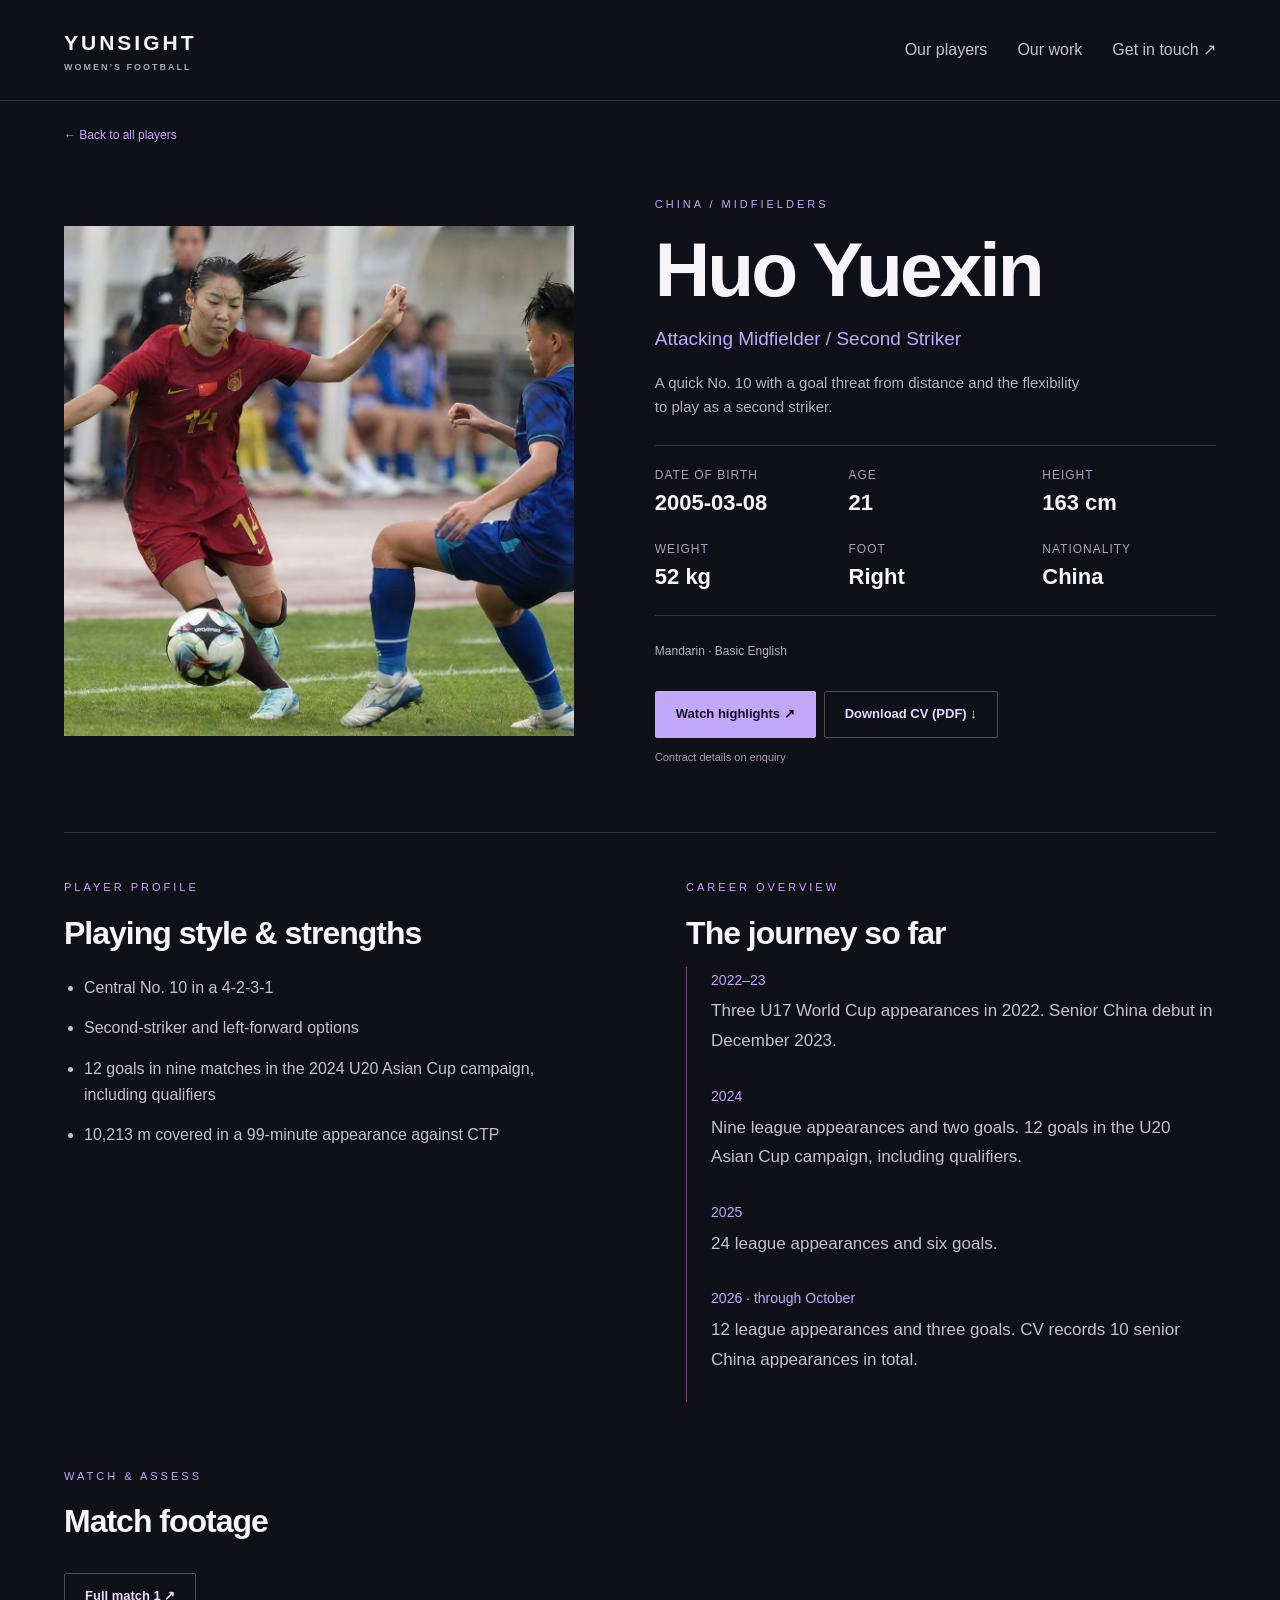
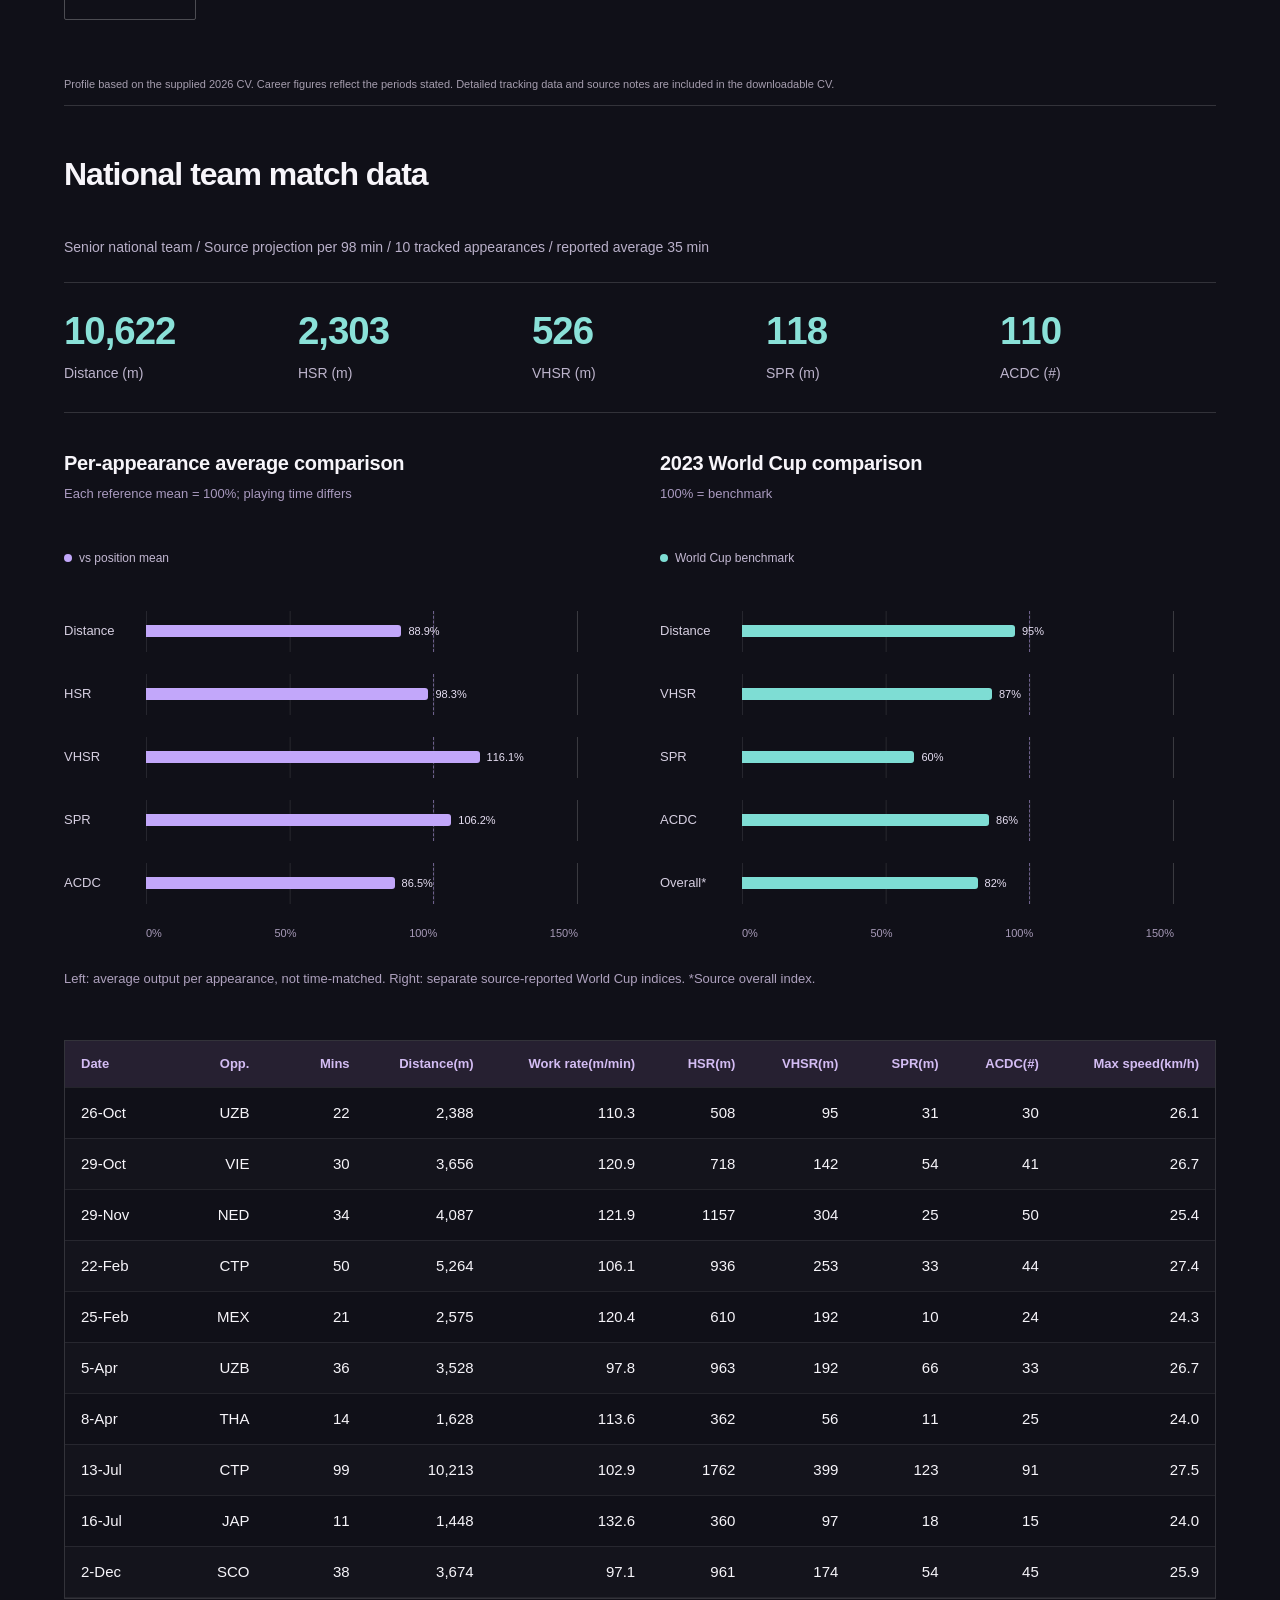
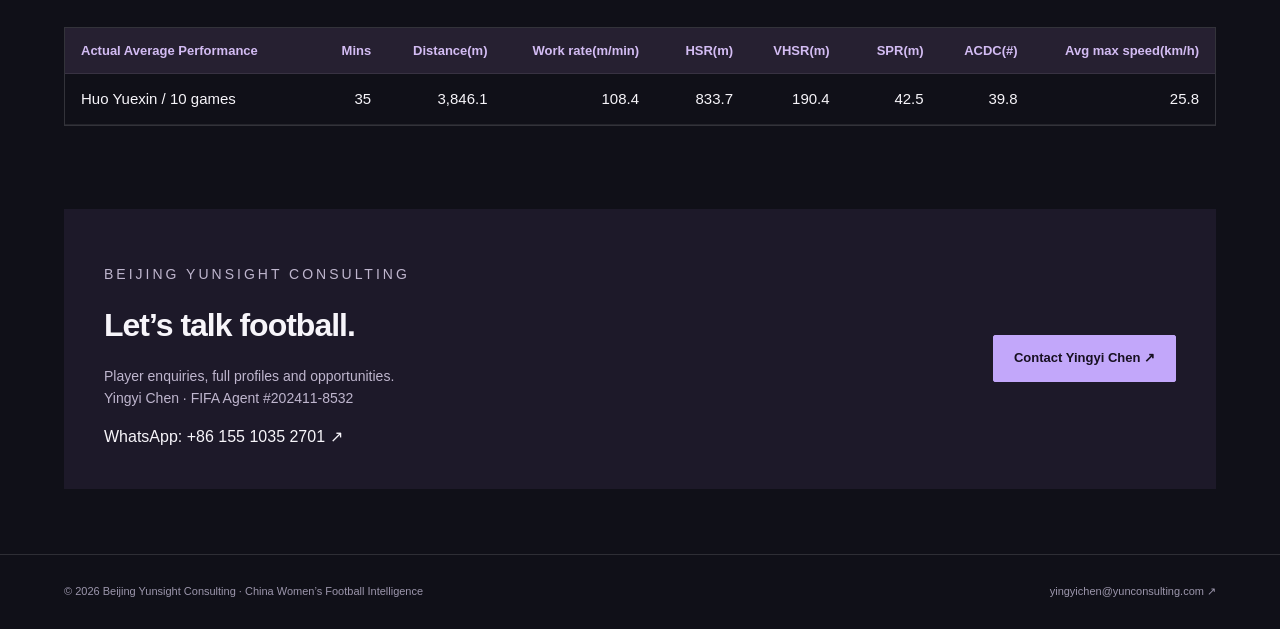
<file: huo-yuexin.html>
<!doctype html><html lang="en"><head><meta charset="utf-8"><meta name="viewport" content="width=device-width, initial-scale=1"><title>Huo Yuexin | Yunsight Football</title><meta name="description" content="Explore Chinese women's football player profiles, career highlights, match footage and CVs. Beijing Yunsight Consulting."><link rel="stylesheet" href="style.css"></head><body><header><a class="brand" href="index.html">YUNSIGHT<small>WOMEN’S FOOTBALL</small></a><nav><a href="index.html#players">Our players</a><a href="cases.html">Our work</a><a href="mailto:yingyichen@yunconsulting.com">Get in touch ↗</a></nav></header><main><a class="back" href="index.html#players">← Back to all players</a><section class="profile-hero"><img src="assets/huo-yuexin-photo.jpg" alt="Huo Yuexin in action"><div><p class="eyebrow">CHINA / MIDFIELDERS</p><h1>Huo Yuexin</h1><p class="role">Attacking Midfielder / Second Striker</p><p class="intro">A quick No. 10 with a goal threat from distance and the flexibility to play as a second striker.</p><div class="facts"><div><small>Date of birth</small><strong>2005-03-08</strong></div><div><small>Age</small><strong><span data-dob="2005-03-08"></span></strong></div><div><small>Height</small><strong>163 cm</strong></div><div><small>Weight</small><strong>52 kg</strong></div><div><small>Foot</small><strong>Right</strong></div><div><small>Nationality</small><strong>China</strong></div></div><p class="muted" style="font-size:12px">Mandarin · Basic English</p><a class="button" href="https://youtu.be/B2Y1tWEJdcE" target="_blank" rel="noopener">Watch highlights ↗</a><a class="button secondary" href="cvs/huo-yuexin.pdf" download>Download CV (PDF) ↓</a><p class="note">Contract details on enquiry</p></div></section><section class="detail-grid"><div><p class="eyebrow">PLAYER PROFILE</p><h2>Playing style & strengths</h2><ul class="strengths"><li>Central No. 10 in a 4-2-3-1</li><li>Second-striker and left-forward options</li><li>12 goals in nine matches in the 2024 U20 Asian Cup campaign, including qualifiers</li><li>10,213 m covered in a 99-minute appearance against CTP</li></ul></div><div><p class="eyebrow">CAREER OVERVIEW</p><h2>The journey so far</h2><div class="timeline"><article><small>2022–23</small><p>Three U17 World Cup appearances in 2022. Senior China debut in December 2023.</p></article><article><small>2024</small><p>Nine league appearances and two goals. 12 goals in the U20 Asian Cup campaign, including qualifiers.</p></article><article><small>2025</small><p>24 league appearances and six goals.</p></article><article><small>2026 · through October</small><p>12 league appearances and three goals. CV records 10 senior China appearances in total.</p></article></div></div></section><section><p class="eyebrow">WATCH & ASSESS</p><h2>Match footage</h2><div class="video-list"><a class="button secondary" href="https://youtu.be/PRuLbXz17tE" target="_blank" rel="noopener">Full match 1 ↗</a></div><p class="note">Profile based on the supplied 2026 CV. Career figures reflect the periods stated. Detailed tracking data and source notes are included in the downloadable CV.</p></section><section class="performance" id="performance"><h2>National team match data</h2><section class="integrated-charts" aria-label="Physical performance charts"><div class="running-heading"><p class="chart-sample">Senior national team / Source projection per 98 min / 10 tracked appearances / reported average 35 min</p></div><div class="running-stats"><div><strong>10,622</strong><span>Distance (m)</span></div><div><strong>2,303</strong><span>HSR (m)</span></div><div><strong>526</strong><span>VHSR (m)</span></div><div><strong>118</strong><span>SPR (m)</span></div><div><strong>110</strong><span>ACDC (#)</span></div></div><div class="chart-grid"><figure class="web-chart"><figcaption><h3>Per-appearance average comparison</h3><p>Each reference mean = 100%; playing time differs</p></figcaption><div class="chart-legend"><span><i class="series-0"></i>vs position mean</span></div><div class="chart-plot"><div class="chart-row"><span class="chart-category">Distance</span><div class="chart-bars"><div class="chart-lane"><span class="chart-bar series-0" style="width:59.257400%" aria-label="Distance · vs position mean · 88.9%"></span><span class="chart-value" style="left:59.257400%">88.9%</span></div></div></div><div class="chart-row"><span class="chart-category">HSR</span><div class="chart-bars"><div class="chart-lane"><span class="chart-bar series-0" style="width:65.542467%" aria-label="HSR · vs position mean · 98.3%"></span><span class="chart-value" style="left:65.542467%">98.3%</span></div></div></div><div class="chart-row"><span class="chart-category">VHSR</span><div class="chart-bars"><div class="chart-lane"><span class="chart-bar series-0" style="width:77.398400%" aria-label="VHSR · vs position mean · 116.1%"></span><span class="chart-value" style="left:77.398400%">116.1%</span></div></div></div><div class="chart-row"><span class="chart-category">SPR</span><div class="chart-bars"><div class="chart-lane"><span class="chart-bar series-0" style="width:70.833333%" aria-label="SPR · vs position mean · 106.2%"></span><span class="chart-value" style="left:70.833333%">106.2%</span></div></div></div><div class="chart-row"><span class="chart-category">ACDC</span><div class="chart-bars"><div class="chart-lane"><span class="chart-bar series-0" style="width:57.681133%" aria-label="ACDC · vs position mean · 86.5%"></span><span class="chart-value" style="left:57.681133%">86.5%</span></div></div></div></div><div class="chart-axis" aria-hidden="true"><span>0%</span><span>50%</span><span>100%</span><span>150%</span></div></figure><figure class="web-chart"><figcaption><h3>2023 World Cup comparison</h3><p>100% = benchmark</p></figcaption><div class="chart-legend"><span><i class="series-1"></i>World Cup benchmark</span></div><div class="chart-plot"><div class="chart-row"><span class="chart-category">Distance</span><div class="chart-bars"><div class="chart-lane"><span class="chart-bar series-1" style="width:63.333333%" aria-label="Distance · World Cup benchmark · 95%"></span><span class="chart-value" style="left:63.333333%">95%</span></div></div></div><div class="chart-row"><span class="chart-category">VHSR</span><div class="chart-bars"><div class="chart-lane"><span class="chart-bar series-1" style="width:58.000000%" aria-label="VHSR · World Cup benchmark · 87%"></span><span class="chart-value" style="left:58.000000%">87%</span></div></div></div><div class="chart-row"><span class="chart-category">SPR</span><div class="chart-bars"><div class="chart-lane"><span class="chart-bar series-1" style="width:40.000000%" aria-label="SPR · World Cup benchmark · 60%"></span><span class="chart-value" style="left:40.000000%">60%</span></div></div></div><div class="chart-row"><span class="chart-category">ACDC</span><div class="chart-bars"><div class="chart-lane"><span class="chart-bar series-1" style="width:57.333333%" aria-label="ACDC · World Cup benchmark · 86%"></span><span class="chart-value" style="left:57.333333%">86%</span></div></div></div><div class="chart-row"><span class="chart-category">Overall*</span><div class="chart-bars"><div class="chart-lane"><span class="chart-bar series-1" style="width:54.666667%" aria-label="Overall* · World Cup benchmark · 82%"></span><span class="chart-value" style="left:54.666667%">82%</span></div></div></div></div><div class="chart-axis" aria-hidden="true"><span>0%</span><span>50%</span><span>100%</span><span>150%</span></div></figure></div><p class="original-chart-note">Left: average output per appearance, not time-matched. Right: separate source-reported World Cup indices. *Source overall index.</p></section><div class="table-scroll" tabindex="0" role="region" aria-label="Player CV match data"><table><thead><tr><th scope="col">Date</th><th scope="col">Opp.</th><th scope="col">Mins</th><th scope="col">Distance(m)</th><th scope="col">Work rate(m/min)</th><th scope="col">HSR(m)</th><th scope="col">VHSR(m)</th><th scope="col">SPR(m)</th><th scope="col">ACDC(#)</th><th scope="col">Max speed(km/h)</th></tr></thead><tbody><tr><th scope="row">26-Oct</th><td>UZB</td><td>22</td><td>2,388</td><td>110.3</td><td>508</td><td>95</td><td>31</td><td>30</td><td>26.1</td></tr><tr><th scope="row">29-Oct</th><td>VIE</td><td>30</td><td>3,656</td><td>120.9</td><td>718</td><td>142</td><td>54</td><td>41</td><td>26.7</td></tr><tr><th scope="row">29-Nov</th><td>NED</td><td>34</td><td>4,087</td><td>121.9</td><td>1157</td><td>304</td><td>25</td><td>50</td><td>25.4</td></tr><tr><th scope="row">22-Feb</th><td>CTP</td><td>50</td><td>5,264</td><td>106.1</td><td>936</td><td>253</td><td>33</td><td>44</td><td>27.4</td></tr><tr><th scope="row">25-Feb</th><td>MEX</td><td>21</td><td>2,575</td><td>120.4</td><td>610</td><td>192</td><td>10</td><td>24</td><td>24.3</td></tr><tr><th scope="row">5-Apr</th><td>UZB</td><td>36</td><td>3,528</td><td>97.8</td><td>963</td><td>192</td><td>66</td><td>33</td><td>26.7</td></tr><tr><th scope="row">8-Apr</th><td>THA</td><td>14</td><td>1,628</td><td>113.6</td><td>362</td><td>56</td><td>11</td><td>25</td><td>24.0</td></tr><tr><th scope="row">13-Jul</th><td>CTP</td><td>99</td><td>10,213</td><td>102.9</td><td>1762</td><td>399</td><td>123</td><td>91</td><td>27.5</td></tr><tr><th scope="row">16-Jul</th><td>JAP</td><td>11</td><td>1,448</td><td>132.6</td><td>360</td><td>97</td><td>18</td><td>15</td><td>24.0</td></tr><tr><th scope="row">2-Dec</th><td>SCO</td><td>38</td><td>3,674</td><td>97.1</td><td>961</td><td>174</td><td>54</td><td>45</td><td>25.9</td></tr></tbody></table></div><div class="table-scroll" tabindex="0" role="region" aria-label="Player CV match data"><table><thead><tr><th scope="col">Actual Average Performance</th><th scope="col">Mins</th><th scope="col">Distance(m)</th><th scope="col">Work rate(m/min)</th><th scope="col">HSR(m)</th><th scope="col">VHSR(m)</th><th scope="col">SPR(m)</th><th scope="col">ACDC(#)</th><th scope="col">Avg max speed(km/h)</th></tr></thead><tbody><tr><th scope="row">Huo Yuexin / 10 games</th><td>35</td><td>3,846.1</td><td>108.4</td><td>833.7</td><td>190.4</td><td>42.5</td><td>39.8</td><td>25.8</td></tr></tbody></table></div></section><section id="contact" class="contact"><div><p class="eyebrow">BEIJING YUNSIGHT CONSULTING</p><h2>Let’s talk football.</h2><p>Player enquiries, full profiles and opportunities.<br>Yingyi Chen · FIFA Agent #202411-8532</p><a href="https://wa.me/8615510352701">WhatsApp: +86 155 1035 2701 ↗</a></div><a class="button" href="mailto:yingyichen@yunconsulting.com">Contact Yingyi Chen ↗</a></section></main><script src="app.js"></script><footer><span>© 2026 Beijing Yunsight Consulting · China Women’s Football Intelligence</span><a href="mailto:yingyichen@yunconsulting.com">yingyichen@yunconsulting.com ↗</a></footer></body></html>
</file>
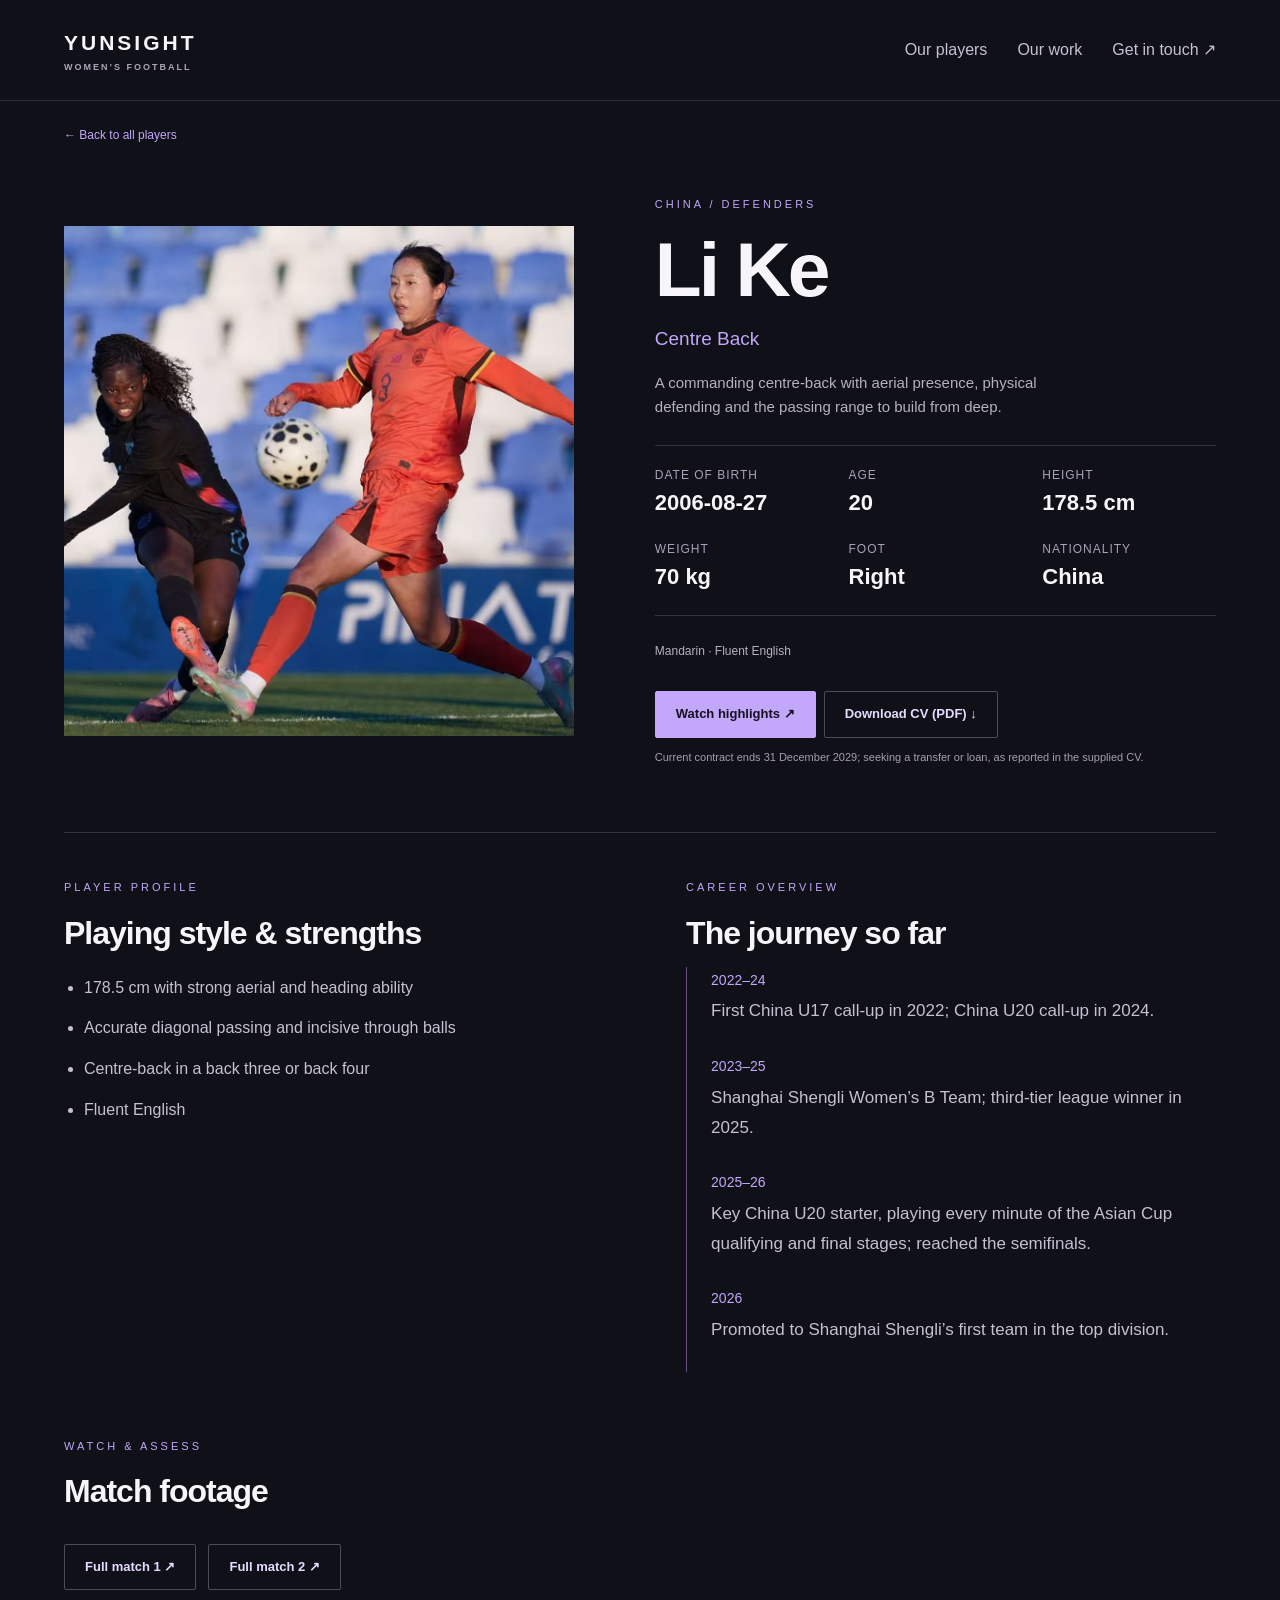
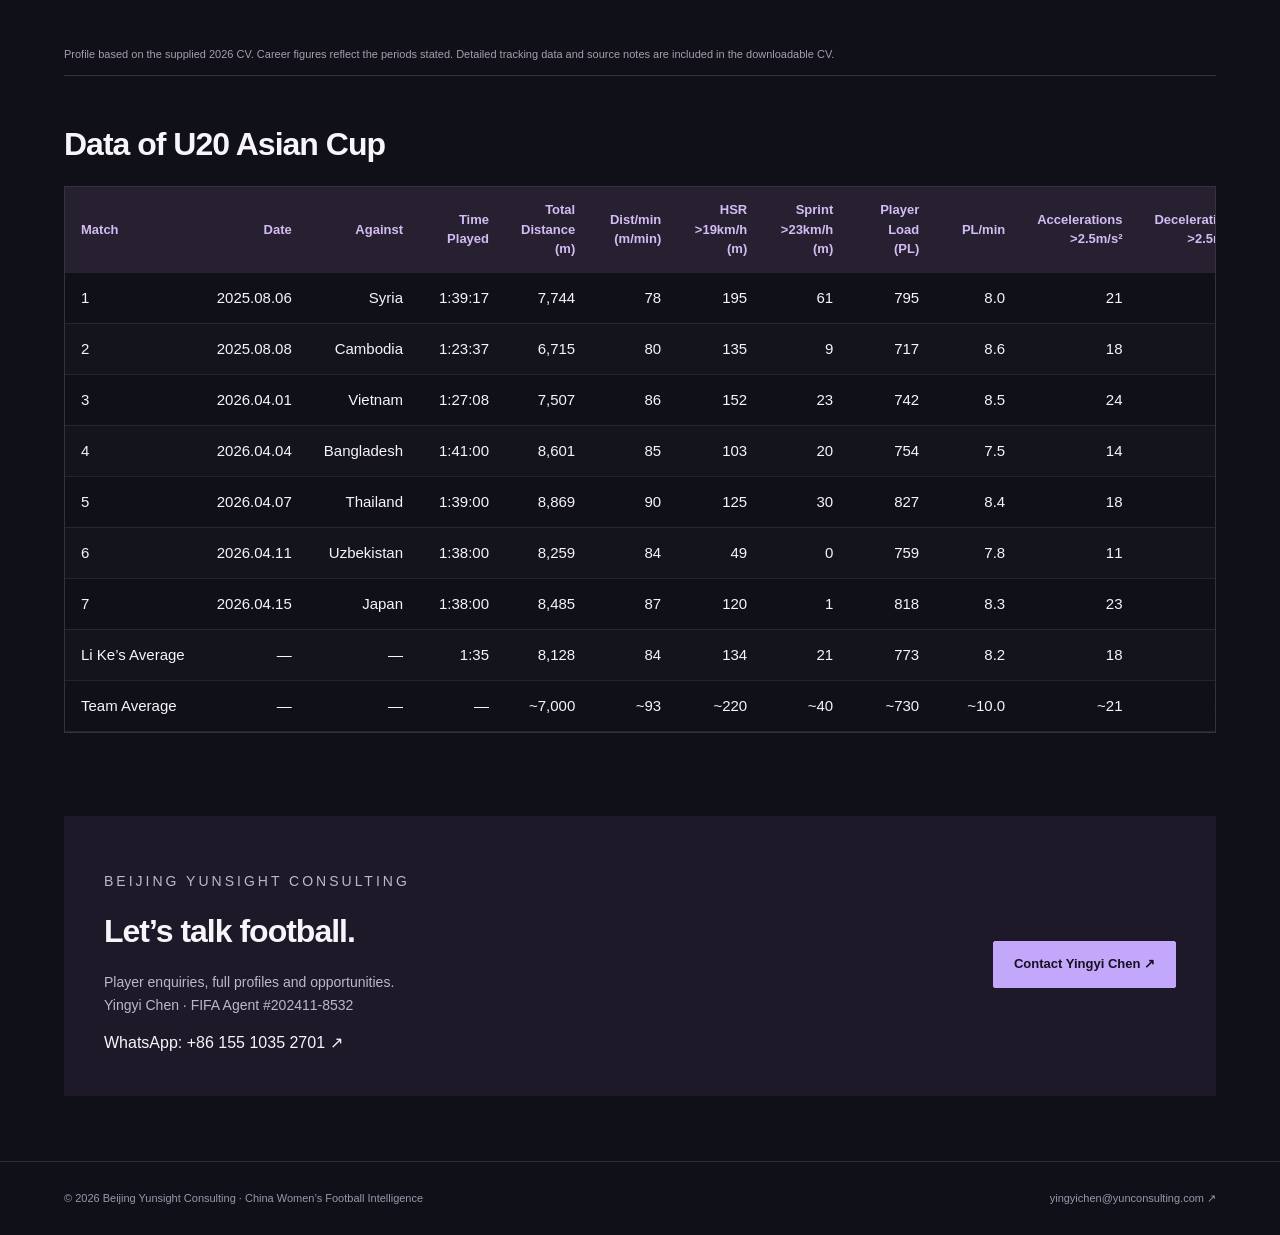
<file: li-ke.html>
<!doctype html><html lang="en"><head><meta charset="utf-8"><meta name="viewport" content="width=device-width, initial-scale=1"><title>Li Ke | Yunsight Football</title><meta name="description" content="Explore Chinese women's football player profiles, career highlights, match footage and CVs. Beijing Yunsight Consulting."><link rel="stylesheet" href="style.css"></head><body><header><a class="brand" href="index.html">YUNSIGHT<small>WOMEN’S FOOTBALL</small></a><nav><a href="index.html#players">Our players</a><a href="cases.html">Our work</a><a href="mailto:yingyichen@yunconsulting.com">Get in touch ↗</a></nav></header><main><a class="back" href="index.html#players">← Back to all players</a><section class="profile-hero"><img src="assets/li-ke-photo.jpg" alt="Li Ke in action"><div><p class="eyebrow">CHINA / DEFENDERS</p><h1>Li Ke</h1><p class="role">Centre Back</p><p class="intro">A commanding centre-back with aerial presence, physical defending and the passing range to build from deep.</p><div class="facts"><div><small>Date of birth</small><strong>2006-08-27</strong></div><div><small>Age</small><strong><span data-dob="2006-08-27"></span></strong></div><div><small>Height</small><strong>178.5 cm</strong></div><div><small>Weight</small><strong>70 kg</strong></div><div><small>Foot</small><strong>Right</strong></div><div><small>Nationality</small><strong>China</strong></div></div><p class="muted" style="font-size:12px">Mandarin · Fluent English</p><a class="button" href="https://youtu.be/cwKVPUPpAxU" target="_blank" rel="noopener">Watch highlights ↗</a><a class="button secondary" href="cvs/li-ke.pdf" download>Download CV (PDF) ↓</a><p class="note">Current contract ends 31 December 2029; seeking a transfer or loan, as reported in the supplied CV.</p></div></section><section class="detail-grid"><div><p class="eyebrow">PLAYER PROFILE</p><h2>Playing style & strengths</h2><ul class="strengths"><li>178.5 cm with strong aerial and heading ability</li><li>Accurate diagonal passing and incisive through balls</li><li>Centre-back in a back three or back four</li><li>Fluent English</li></ul></div><div><p class="eyebrow">CAREER OVERVIEW</p><h2>The journey so far</h2><div class="timeline"><article><small>2022–24</small><p>First China U17 call-up in 2022; China U20 call-up in 2024.</p></article><article><small>2023–25</small><p>Shanghai Shengli Women’s B Team; third-tier league winner in 2025.</p></article><article><small>2025–26</small><p>Key China U20 starter, playing every minute of the Asian Cup qualifying and final stages; reached the semifinals.</p></article><article><small>2026</small><p>Promoted to Shanghai Shengli’s first team in the top division.</p></article></div></div></section><section><p class="eyebrow">WATCH & ASSESS</p><h2>Match footage</h2><div class="video-list"><a class="button secondary" href="https://youtu.be/d3zskcxlL6M" target="_blank" rel="noopener">Full match 1 ↗</a><a class="button secondary" href="https://youtu.be/IGdDOwq8Hqc" target="_blank" rel="noopener">Full match 2 ↗</a></div><p class="note">Profile based on the supplied 2026 CV. Career figures reflect the periods stated. Detailed tracking data and source notes are included in the downloadable CV.</p></section><section class="performance" id="performance"><h2>Data of U20 Asian Cup</h2><div class="table-scroll" tabindex="0" role="region" aria-label="Player CV match data"><table><thead><tr><th scope="col">Match</th><th scope="col">Date</th><th scope="col">Against</th><th scope="col">Time Played</th><th scope="col">Total Distance (m)</th><th scope="col">Dist/min (m/min)</th><th scope="col">HSR &gt;19km/h (m)</th><th scope="col">Sprint &gt;23km/h (m)</th><th scope="col">Player Load (PL)</th><th scope="col">PL/min</th><th scope="col">Accelerations &gt;2.5m/s²</th><th scope="col">Decelerations &gt;2.5m/s²</th><th scope="col">Max Speed (km/h)</th><th scope="col">RHIE</th><th scope="col">% Time HR &gt;180</th></tr></thead><tbody><tr><th scope="row">1</th><td>2025.08.06</td><td>Syria</td><td>1:39:17</td><td>7,744</td><td>78</td><td>195</td><td>61</td><td>795</td><td>8.0</td><td>21</td><td>22</td><td>27.7(No.1 in team)</td><td>9</td><td>—</td></tr><tr><th scope="row">2</th><td>2025.08.08</td><td>Cambodia</td><td>1:23:37</td><td>6,715</td><td>80</td><td>135</td><td>9</td><td>717</td><td>8.6</td><td>18</td><td>23</td><td>23.1</td><td>9</td><td>—</td></tr><tr><th scope="row">3</th><td>2026.04.01</td><td>Vietnam</td><td>1:27:08</td><td>7,507</td><td>86</td><td>152</td><td>23</td><td>742</td><td>8.5</td><td>24</td><td>21</td><td>26.2</td><td>9</td><td>9%</td></tr><tr><th scope="row">4</th><td>2026.04.04</td><td>Bangladesh</td><td>1:41:00</td><td>8,601</td><td>85</td><td>103</td><td>20</td><td>754</td><td>7.5</td><td>14</td><td>25</td><td>24.7</td><td>9</td><td>—</td></tr><tr><th scope="row">5</th><td>2026.04.07</td><td>Thailand</td><td>1:39:00</td><td>8,869</td><td>90</td><td>125</td><td>30</td><td>827</td><td>8.4</td><td>18</td><td>13</td><td>24.7</td><td>4</td><td>—</td></tr><tr><th scope="row">6</th><td>2026.04.11</td><td>Uzbekistan</td><td>1:38:00</td><td>8,259</td><td>84</td><td>49</td><td>0</td><td>759</td><td>7.8</td><td>11</td><td>12</td><td>20.9</td><td>2</td><td>8%</td></tr><tr><th scope="row">7</th><td>2026.04.15</td><td>Japan</td><td>1:38:00</td><td>8,485</td><td>87</td><td>120</td><td>1</td><td>818</td><td>8.3</td><td>23</td><td>33</td><td>23.5</td><td>9</td><td>—</td></tr><tr><th scope="row">Li Ke’s Average</th><td>—</td><td>—</td><td>1:35</td><td>8,128</td><td>84</td><td>134</td><td>21</td><td>773</td><td>8.2</td><td>18</td><td>21</td><td>24.4</td><td>7</td><td>—</td></tr><tr><th scope="row">Team Average</th><td>—</td><td>—</td><td>—</td><td>~7,000</td><td>~93</td><td>~220</td><td>~40</td><td>~730</td><td>~10.0</td><td>~21</td><td>~28</td><td>~25.3</td><td>~12</td><td>—</td></tr></tbody></table></div></section><section id="contact" class="contact"><div><p class="eyebrow">BEIJING YUNSIGHT CONSULTING</p><h2>Let’s talk football.</h2><p>Player enquiries, full profiles and opportunities.<br>Yingyi Chen · FIFA Agent #202411-8532</p><a href="https://wa.me/8615510352701">WhatsApp: +86 155 1035 2701 ↗</a></div><a class="button" href="mailto:yingyichen@yunconsulting.com">Contact Yingyi Chen ↗</a></section></main><script src="app.js"></script><footer><span>© 2026 Beijing Yunsight Consulting · China Women’s Football Intelligence</span><a href="mailto:yingyichen@yunconsulting.com">yingyichen@yunconsulting.com ↗</a></footer></body></html>
</file>
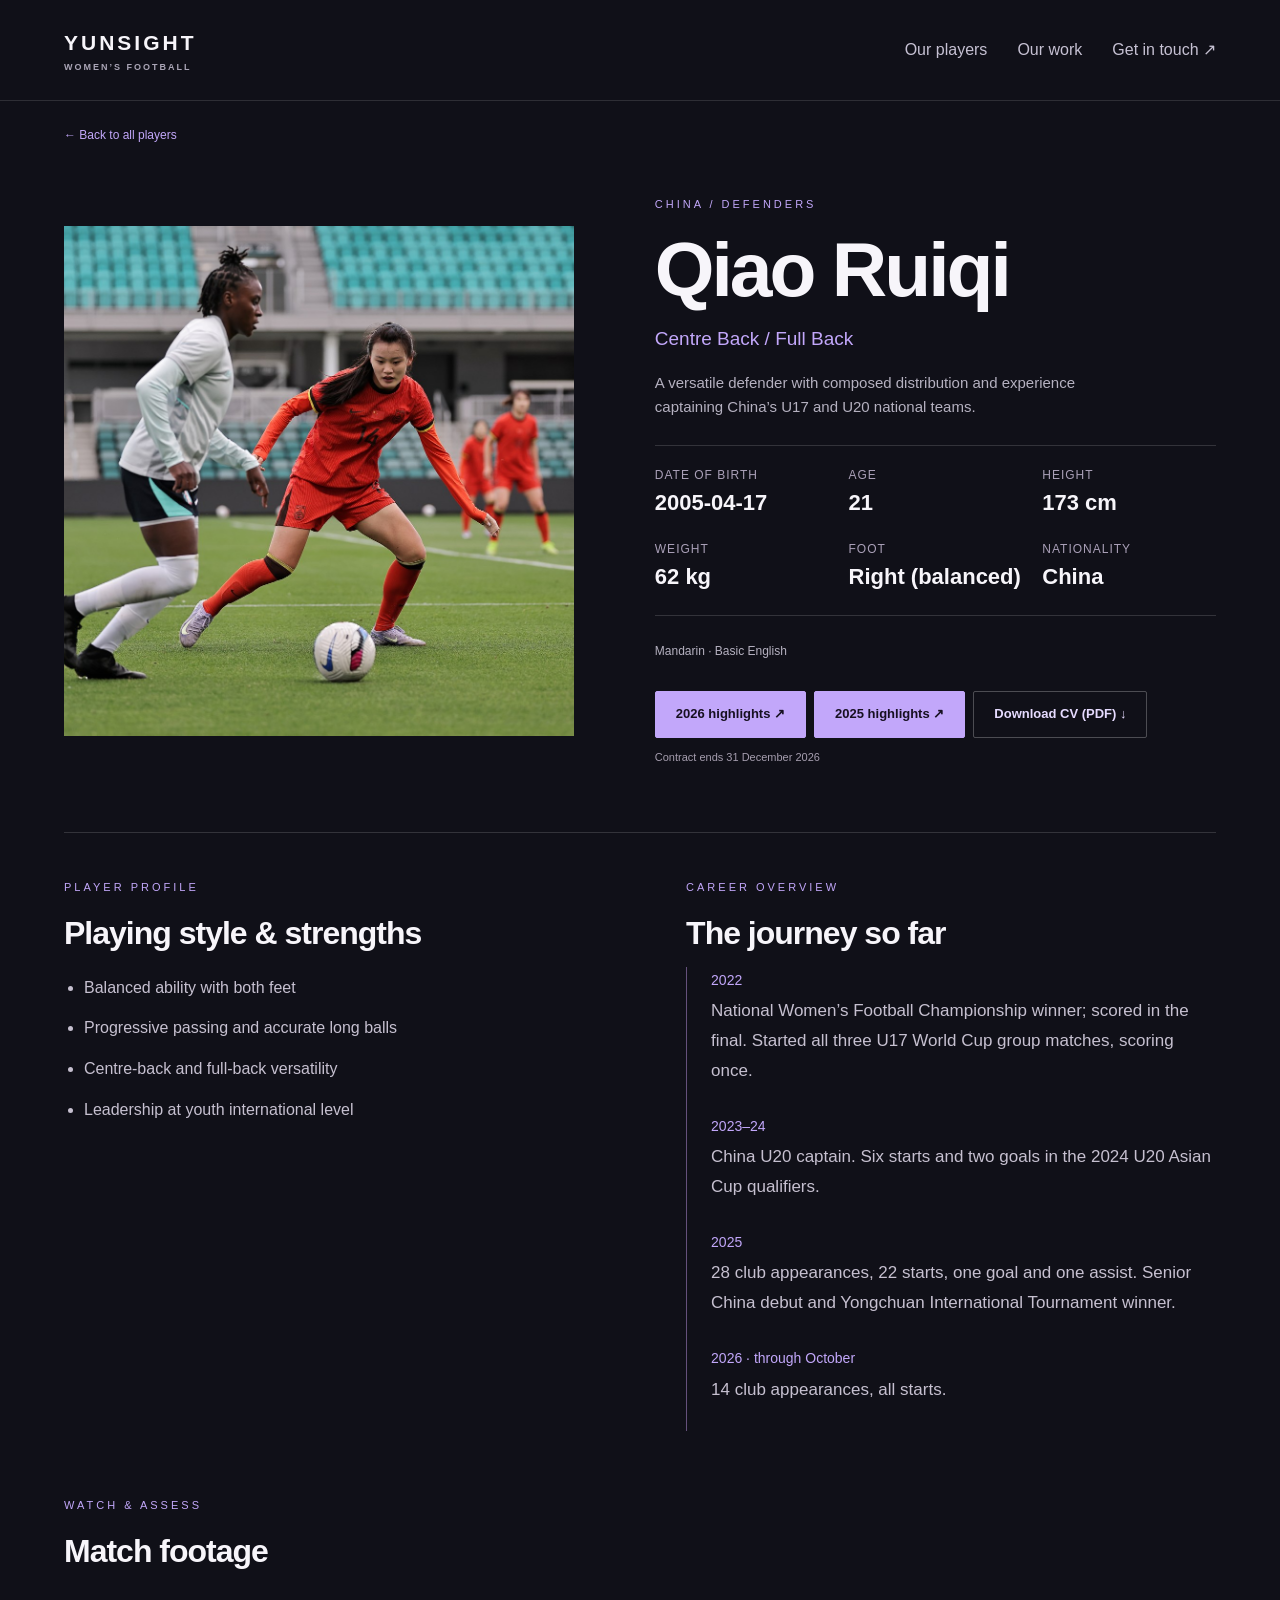
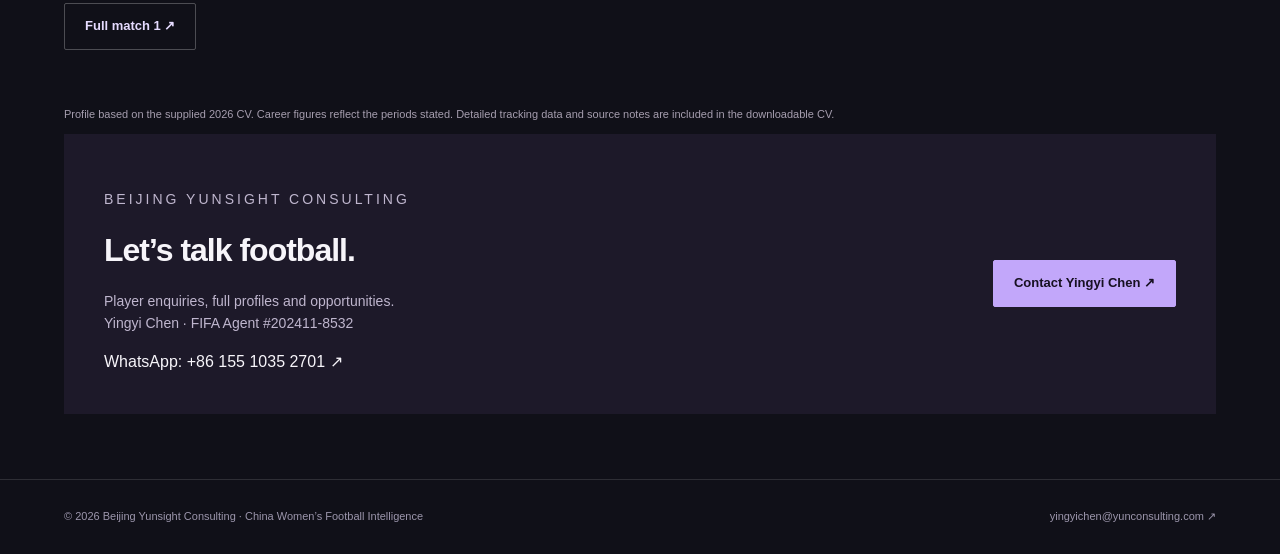
<file: qiao-ruiqi.html>
<!doctype html><html lang="en"><head><meta charset="utf-8"><meta name="viewport" content="width=device-width, initial-scale=1"><title>Qiao Ruiqi | Yunsight Football</title><meta name="description" content="Explore Chinese women's football player profiles, career highlights, match footage and CVs. Beijing Yunsight Consulting."><link rel="stylesheet" href="style.css"></head><body><header><a class="brand" href="index.html">YUNSIGHT<small>WOMEN’S FOOTBALL</small></a><nav><a href="index.html#players">Our players</a><a href="cases.html">Our work</a><a href="mailto:yingyichen@yunconsulting.com">Get in touch ↗</a></nav></header><main><a class="back" href="index.html#players">← Back to all players</a><section class="profile-hero"><img src="assets/qiao-ruiqi-photo.jpg" alt="Qiao Ruiqi in action"><div><p class="eyebrow">CHINA / DEFENDERS</p><h1>Qiao Ruiqi</h1><p class="role">Centre Back / Full Back</p><p class="intro">A versatile defender with composed distribution and experience captaining China’s U17 and U20 national teams.</p><div class="facts"><div><small>Date of birth</small><strong>2005-04-17</strong></div><div><small>Age</small><strong><span data-dob="2005-04-17"></span></strong></div><div><small>Height</small><strong>173 cm</strong></div><div><small>Weight</small><strong>62 kg</strong></div><div><small>Foot</small><strong>Right (balanced)</strong></div><div><small>Nationality</small><strong>China</strong></div></div><p class="muted" style="font-size:12px">Mandarin · Basic English</p><a class="button" href="https://youtu.be/P5bkpO0x-3s" target="_blank" rel="noopener">2026 highlights ↗</a><a class="button" href="https://youtu.be/6GD0Dc7Aew0" target="_blank" rel="noopener">2025 highlights ↗</a><a class="button secondary" href="cvs/qiao-ruiqi.pdf" download>Download CV (PDF) ↓</a><p class="note">Contract ends 31 December 2026</p></div></section><section class="detail-grid"><div><p class="eyebrow">PLAYER PROFILE</p><h2>Playing style & strengths</h2><ul class="strengths"><li>Balanced ability with both feet</li><li>Progressive passing and accurate long balls</li><li>Centre-back and full-back versatility</li><li>Leadership at youth international level</li></ul></div><div><p class="eyebrow">CAREER OVERVIEW</p><h2>The journey so far</h2><div class="timeline"><article><small>2022</small><p>National Women’s Football Championship winner; scored in the final. Started all three U17 World Cup group matches, scoring once.</p></article><article><small>2023–24</small><p>China U20 captain. Six starts and two goals in the 2024 U20 Asian Cup qualifiers.</p></article><article><small>2025</small><p>28 club appearances, 22 starts, one goal and one assist. Senior China debut and Yongchuan International Tournament winner.</p></article><article><small>2026 · through October</small><p>14 club appearances, all starts.</p></article></div></div></section><section><p class="eyebrow">WATCH & ASSESS</p><h2>Match footage</h2><div class="video-list"><a class="button secondary" href="https://youtu.be/JPPHS_KUwas" target="_blank" rel="noopener">Full match 1 ↗</a></div><p class="note">Profile based on the supplied 2026 CV. Career figures reflect the periods stated. Detailed tracking data and source notes are included in the downloadable CV.</p></section><section id="contact" class="contact"><div><p class="eyebrow">BEIJING YUNSIGHT CONSULTING</p><h2>Let’s talk football.</h2><p>Player enquiries, full profiles and opportunities.<br>Yingyi Chen · FIFA Agent #202411-8532</p><a href="https://wa.me/8615510352701">WhatsApp: +86 155 1035 2701 ↗</a></div><a class="button" href="mailto:yingyichen@yunconsulting.com">Contact Yingyi Chen ↗</a></section></main><script src="app.js"></script><footer><span>© 2026 Beijing Yunsight Consulting · China Women’s Football Intelligence</span><a href="mailto:yingyichen@yunconsulting.com">yingyichen@yunconsulting.com ↗</a></footer></body></html>
</file>
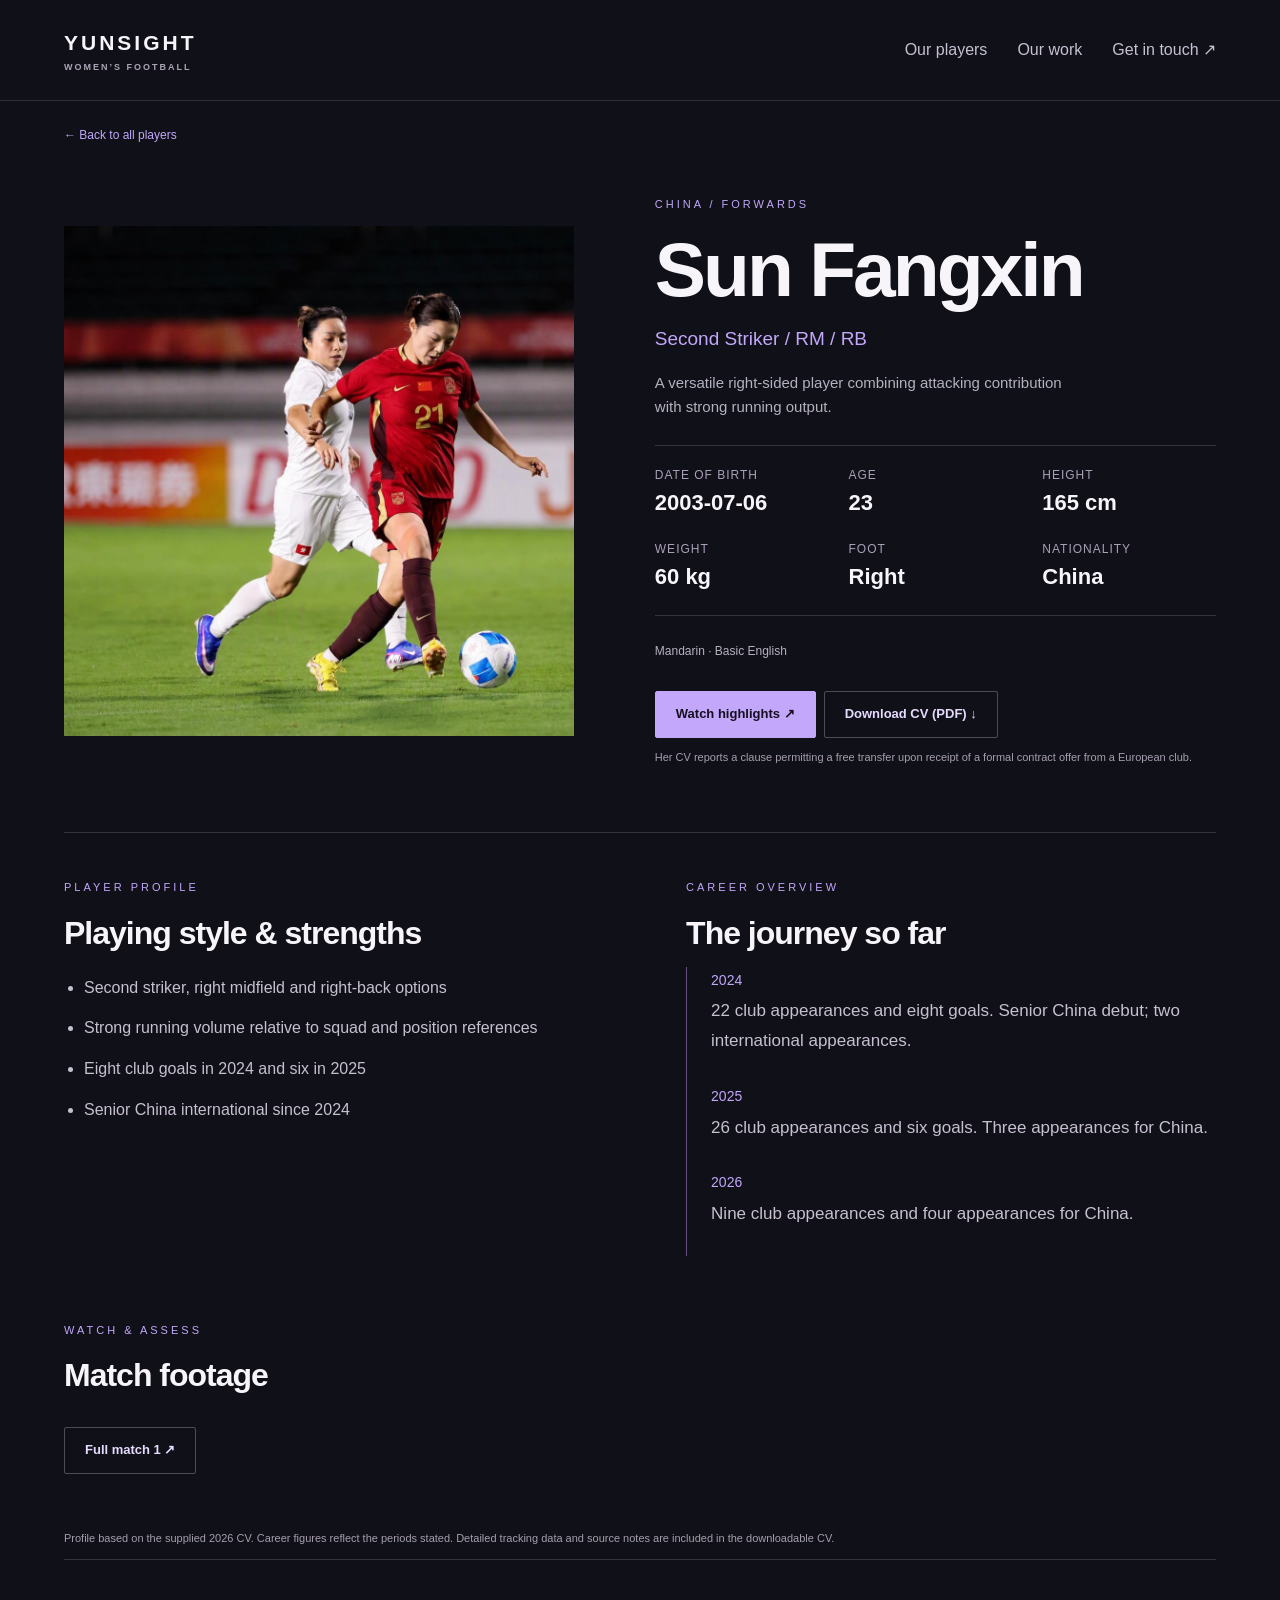
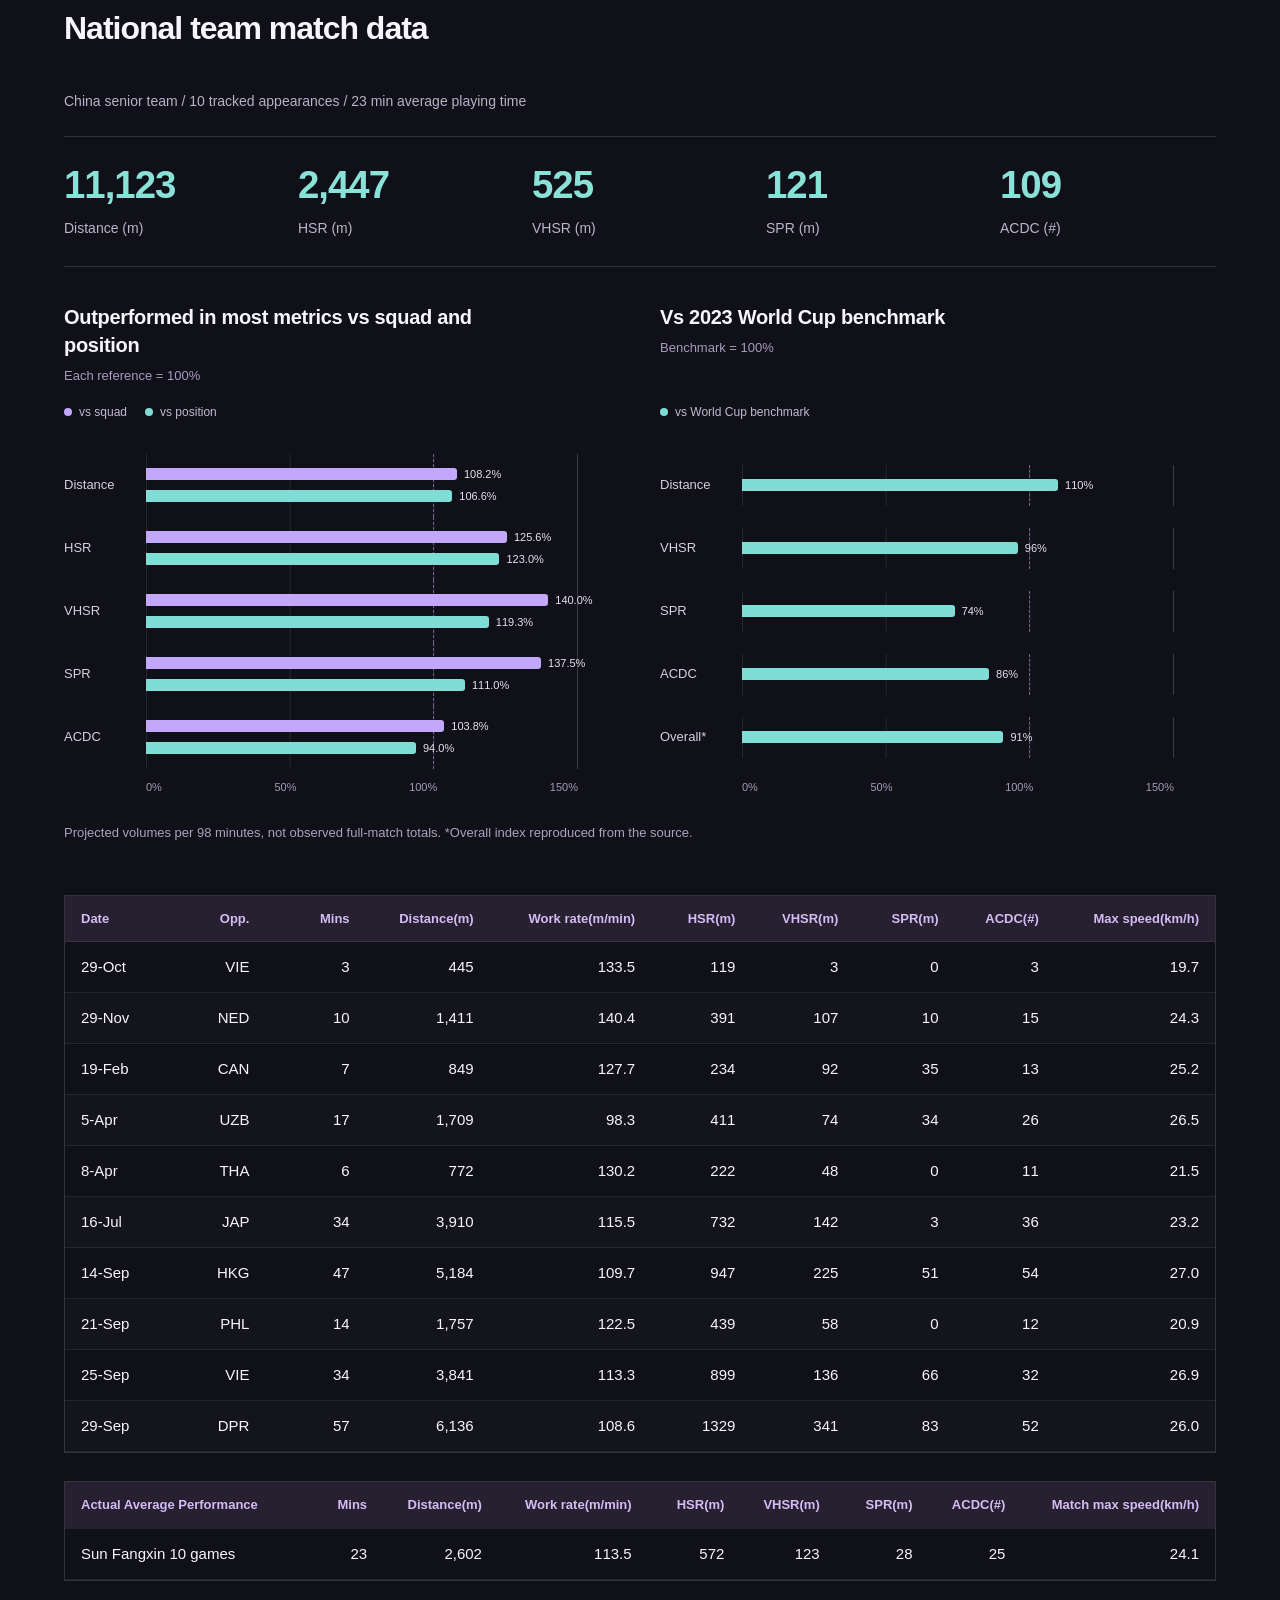
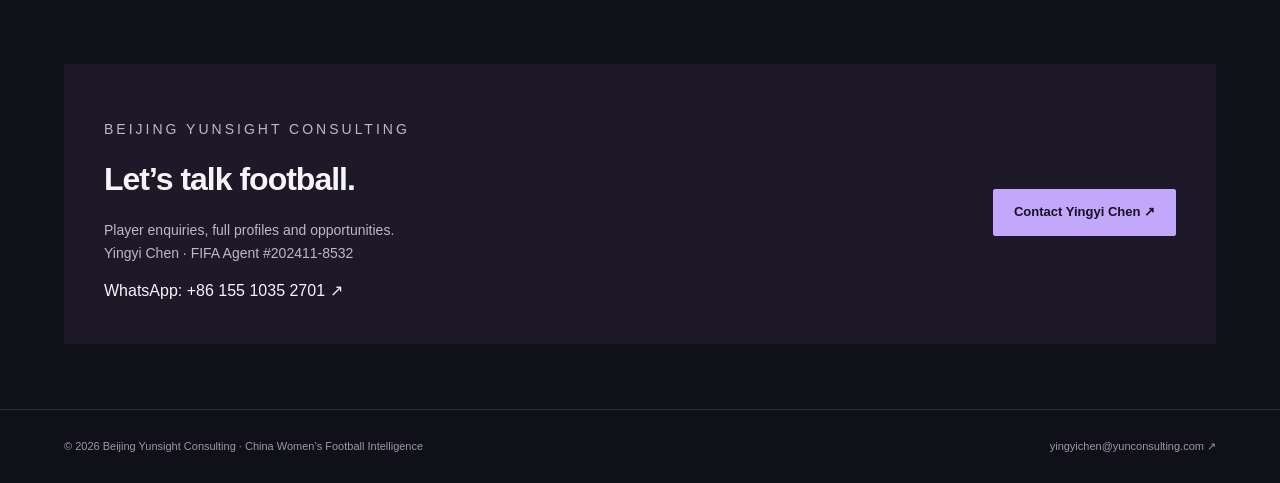
<file: sun-fangxin.html>
<!doctype html><html lang="en"><head><meta charset="utf-8"><meta name="viewport" content="width=device-width, initial-scale=1"><title>Sun Fangxin | Yunsight Football</title><meta name="description" content="Explore Chinese women's football player profiles, career highlights, match footage and CVs. Beijing Yunsight Consulting."><link rel="stylesheet" href="style.css"></head><body><header><a class="brand" href="index.html">YUNSIGHT<small>WOMEN’S FOOTBALL</small></a><nav><a href="index.html#players">Our players</a><a href="cases.html">Our work</a><a href="mailto:yingyichen@yunconsulting.com">Get in touch ↗</a></nav></header><main><a class="back" href="index.html#players">← Back to all players</a><section class="profile-hero"><img src="assets/sun-fangxin-photo.jpg" alt="Sun Fangxin in action"><div><p class="eyebrow">CHINA / FORWARDS</p><h1>Sun Fangxin</h1><p class="role">Second Striker / RM / RB</p><p class="intro">A versatile right-sided player combining attacking contribution with strong running output.</p><div class="facts"><div><small>Date of birth</small><strong>2003-07-06</strong></div><div><small>Age</small><strong><span data-dob="2003-07-06"></span></strong></div><div><small>Height</small><strong>165 cm</strong></div><div><small>Weight</small><strong>60 kg</strong></div><div><small>Foot</small><strong>Right</strong></div><div><small>Nationality</small><strong>China</strong></div></div><p class="muted" style="font-size:12px">Mandarin · Basic English</p><a class="button" href="https://youtu.be/43Rpf-Iski8" target="_blank" rel="noopener">Watch highlights ↗</a><a class="button secondary" href="cvs/sun-fangxin.pdf" download>Download CV (PDF) ↓</a><p class="note">Her CV reports a clause permitting a free transfer upon receipt of a formal contract offer from a European club.</p></div></section><section class="detail-grid"><div><p class="eyebrow">PLAYER PROFILE</p><h2>Playing style & strengths</h2><ul class="strengths"><li>Second striker, right midfield and right-back options</li><li>Strong running volume relative to squad and position references</li><li>Eight club goals in 2024 and six in 2025</li><li>Senior China international since 2024</li></ul></div><div><p class="eyebrow">CAREER OVERVIEW</p><h2>The journey so far</h2><div class="timeline"><article><small>2024</small><p>22 club appearances and eight goals. Senior China debut; two international appearances.</p></article><article><small>2025</small><p>26 club appearances and six goals. Three appearances for China.</p></article><article><small>2026</small><p>Nine club appearances and four appearances for China.</p></article></div></div></section><section><p class="eyebrow">WATCH & ASSESS</p><h2>Match footage</h2><div class="video-list"><a class="button secondary" href="https://youtu.be/qzSTjnOuU9o" target="_blank" rel="noopener">Full match 1 ↗</a></div><p class="note">Profile based on the supplied 2026 CV. Career figures reflect the periods stated. Detailed tracking data and source notes are included in the downloadable CV.</p></section><section class="performance" id="performance"><h2>National team match data</h2><section class="integrated-charts" aria-label="Physical performance charts"><div class="running-heading"><p class="chart-sample">China senior team / 10 tracked appearances / 23 min average playing time</p></div><div class="running-stats"><div><strong>11,123</strong><span>Distance (m)</span></div><div><strong>2,447</strong><span>HSR (m)</span></div><div><strong>525</strong><span>VHSR (m)</span></div><div><strong>121</strong><span>SPR (m)</span></div><div><strong>109</strong><span>ACDC (#)</span></div></div><div class="chart-grid"><figure class="web-chart"><figcaption><h3>Outperformed in most metrics vs squad and position</h3><p>Each reference = 100%</p></figcaption><div class="chart-legend"><span><i class="series-0"></i>vs squad</span><span><i class="series-1"></i>vs position</span></div><div class="chart-plot"><div class="chart-row"><span class="chart-category">Distance</span><div class="chart-bars"><div class="chart-lane"><span class="chart-bar series-0" style="width:72.140600%" aria-label="Distance · vs squad · 108.2%"></span><span class="chart-value" style="left:72.140600%">108.2%</span></div><div class="chart-lane"><span class="chart-bar series-1" style="width:71.062133%" aria-label="Distance · vs position · 106.6%"></span><span class="chart-value" style="left:71.062133%">106.6%</span></div></div></div><div class="chart-row"><span class="chart-category">HSR</span><div class="chart-bars"><div class="chart-lane"><span class="chart-bar series-0" style="width:83.744000%" aria-label="HSR · vs squad · 125.6%"></span><span class="chart-value" style="left:83.744000%">125.6%</span></div><div class="chart-lane"><span class="chart-bar series-1" style="width:82.017733%" aria-label="HSR · vs position · 123.0%"></span><span class="chart-value" style="left:82.017733%">123.0%</span></div></div></div><div class="chart-row"><span class="chart-category">VHSR</span><div class="chart-bars"><div class="chart-lane"><span class="chart-bar series-0" style="width:93.333333%" aria-label="VHSR · vs squad · 140.0%"></span><span class="chart-value" style="left:93.333333%">140.0%</span></div><div class="chart-lane"><span class="chart-bar series-1" style="width:79.545467%" aria-label="VHSR · vs position · 119.3%"></span><span class="chart-value" style="left:79.545467%">119.3%</span></div></div></div><div class="chart-row"><span class="chart-category">SPR</span><div class="chart-bars"><div class="chart-lane"><span class="chart-bar series-0" style="width:91.666667%" aria-label="SPR · vs squad · 137.5%"></span><span class="chart-value" style="left:91.666667%">137.5%</span></div><div class="chart-lane"><span class="chart-bar series-1" style="width:74.006133%" aria-label="SPR · vs position · 111.0%"></span><span class="chart-value" style="left:74.006133%">111.0%</span></div></div></div><div class="chart-row"><span class="chart-category">ACDC</span><div class="chart-bars"><div class="chart-lane"><span class="chart-bar series-0" style="width:69.206333%" aria-label="ACDC · vs squad · 103.8%"></span><span class="chart-value" style="left:69.206333%">103.8%</span></div><div class="chart-lane"><span class="chart-bar series-1" style="width:62.643667%" aria-label="ACDC · vs position · 94.0%"></span><span class="chart-value" style="left:62.643667%">94.0%</span></div></div></div></div><div class="chart-axis" aria-hidden="true"><span>0%</span><span>50%</span><span>100%</span><span>150%</span></div></figure><figure class="web-chart"><figcaption><h3>Vs 2023 World Cup benchmark</h3><p>Benchmark = 100%</p></figcaption><div class="chart-legend"><span><i class="series-1"></i>vs World Cup benchmark</span></div><div class="chart-plot"><div class="chart-row"><span class="chart-category">Distance</span><div class="chart-bars"><div class="chart-lane"><span class="chart-bar series-1" style="width:73.333333%" aria-label="Distance · vs World Cup benchmark · 110%"></span><span class="chart-value" style="left:73.333333%">110%</span></div></div></div><div class="chart-row"><span class="chart-category">VHSR</span><div class="chart-bars"><div class="chart-lane"><span class="chart-bar series-1" style="width:64.000000%" aria-label="VHSR · vs World Cup benchmark · 96%"></span><span class="chart-value" style="left:64.000000%">96%</span></div></div></div><div class="chart-row"><span class="chart-category">SPR</span><div class="chart-bars"><div class="chart-lane"><span class="chart-bar series-1" style="width:49.333333%" aria-label="SPR · vs World Cup benchmark · 74%"></span><span class="chart-value" style="left:49.333333%">74%</span></div></div></div><div class="chart-row"><span class="chart-category">ACDC</span><div class="chart-bars"><div class="chart-lane"><span class="chart-bar series-1" style="width:57.333333%" aria-label="ACDC · vs World Cup benchmark · 86%"></span><span class="chart-value" style="left:57.333333%">86%</span></div></div></div><div class="chart-row"><span class="chart-category">Overall*</span><div class="chart-bars"><div class="chart-lane"><span class="chart-bar series-1" style="width:60.666667%" aria-label="Overall* · vs World Cup benchmark · 91%"></span><span class="chart-value" style="left:60.666667%">91%</span></div></div></div></div><div class="chart-axis" aria-hidden="true"><span>0%</span><span>50%</span><span>100%</span><span>150%</span></div></figure></div><p class="original-chart-note">Projected volumes per 98 minutes, not observed full-match totals. *Overall index reproduced from the source.</p></section><div class="table-scroll" tabindex="0" role="region" aria-label="Player CV match data"><table><thead><tr><th scope="col">Date</th><th scope="col">Opp.</th><th scope="col">Mins</th><th scope="col">Distance(m)</th><th scope="col">Work rate(m/min)</th><th scope="col">HSR(m)</th><th scope="col">VHSR(m)</th><th scope="col">SPR(m)</th><th scope="col">ACDC(#)</th><th scope="col">Max speed(km/h)</th></tr></thead><tbody><tr><th scope="row">29-Oct</th><td>VIE</td><td>3</td><td>445</td><td>133.5</td><td>119</td><td>3</td><td>0</td><td>3</td><td>19.7</td></tr><tr><th scope="row">29-Nov</th><td>NED</td><td>10</td><td>1,411</td><td>140.4</td><td>391</td><td>107</td><td>10</td><td>15</td><td>24.3</td></tr><tr><th scope="row">19-Feb</th><td>CAN</td><td>7</td><td>849</td><td>127.7</td><td>234</td><td>92</td><td>35</td><td>13</td><td>25.2</td></tr><tr><th scope="row">5-Apr</th><td>UZB</td><td>17</td><td>1,709</td><td>98.3</td><td>411</td><td>74</td><td>34</td><td>26</td><td>26.5</td></tr><tr><th scope="row">8-Apr</th><td>THA</td><td>6</td><td>772</td><td>130.2</td><td>222</td><td>48</td><td>0</td><td>11</td><td>21.5</td></tr><tr><th scope="row">16-Jul</th><td>JAP</td><td>34</td><td>3,910</td><td>115.5</td><td>732</td><td>142</td><td>3</td><td>36</td><td>23.2</td></tr><tr><th scope="row">14-Sep</th><td>HKG</td><td>47</td><td>5,184</td><td>109.7</td><td>947</td><td>225</td><td>51</td><td>54</td><td>27.0</td></tr><tr><th scope="row">21-Sep</th><td>PHL</td><td>14</td><td>1,757</td><td>122.5</td><td>439</td><td>58</td><td>0</td><td>12</td><td>20.9</td></tr><tr><th scope="row">25-Sep</th><td>VIE</td><td>34</td><td>3,841</td><td>113.3</td><td>899</td><td>136</td><td>66</td><td>32</td><td>26.9</td></tr><tr><th scope="row">29-Sep</th><td>DPR</td><td>57</td><td>6,136</td><td>108.6</td><td>1329</td><td>341</td><td>83</td><td>52</td><td>26.0</td></tr></tbody></table></div><div class="table-scroll" tabindex="0" role="region" aria-label="Player CV match data"><table><thead><tr><th scope="col">Actual Average Performance</th><th scope="col">Mins</th><th scope="col">Distance(m)</th><th scope="col">Work rate(m/min)</th><th scope="col">HSR(m)</th><th scope="col">VHSR(m)</th><th scope="col">SPR(m)</th><th scope="col">ACDC(#)</th><th scope="col">Match max speed(km/h)</th></tr></thead><tbody><tr><th scope="row">Sun Fangxin 10 games</th><td>23</td><td>2,602</td><td>113.5</td><td>572</td><td>123</td><td>28</td><td>25</td><td>24.1</td></tr></tbody></table></div></section><section id="contact" class="contact"><div><p class="eyebrow">BEIJING YUNSIGHT CONSULTING</p><h2>Let’s talk football.</h2><p>Player enquiries, full profiles and opportunities.<br>Yingyi Chen · FIFA Agent #202411-8532</p><a href="https://wa.me/8615510352701">WhatsApp: +86 155 1035 2701 ↗</a></div><a class="button" href="mailto:yingyichen@yunconsulting.com">Contact Yingyi Chen ↗</a></section></main><script src="app.js"></script><footer><span>© 2026 Beijing Yunsight Consulting · China Women’s Football Intelligence</span><a href="mailto:yingyichen@yunconsulting.com">yingyichen@yunconsulting.com ↗</a></footer></body></html>
</file>
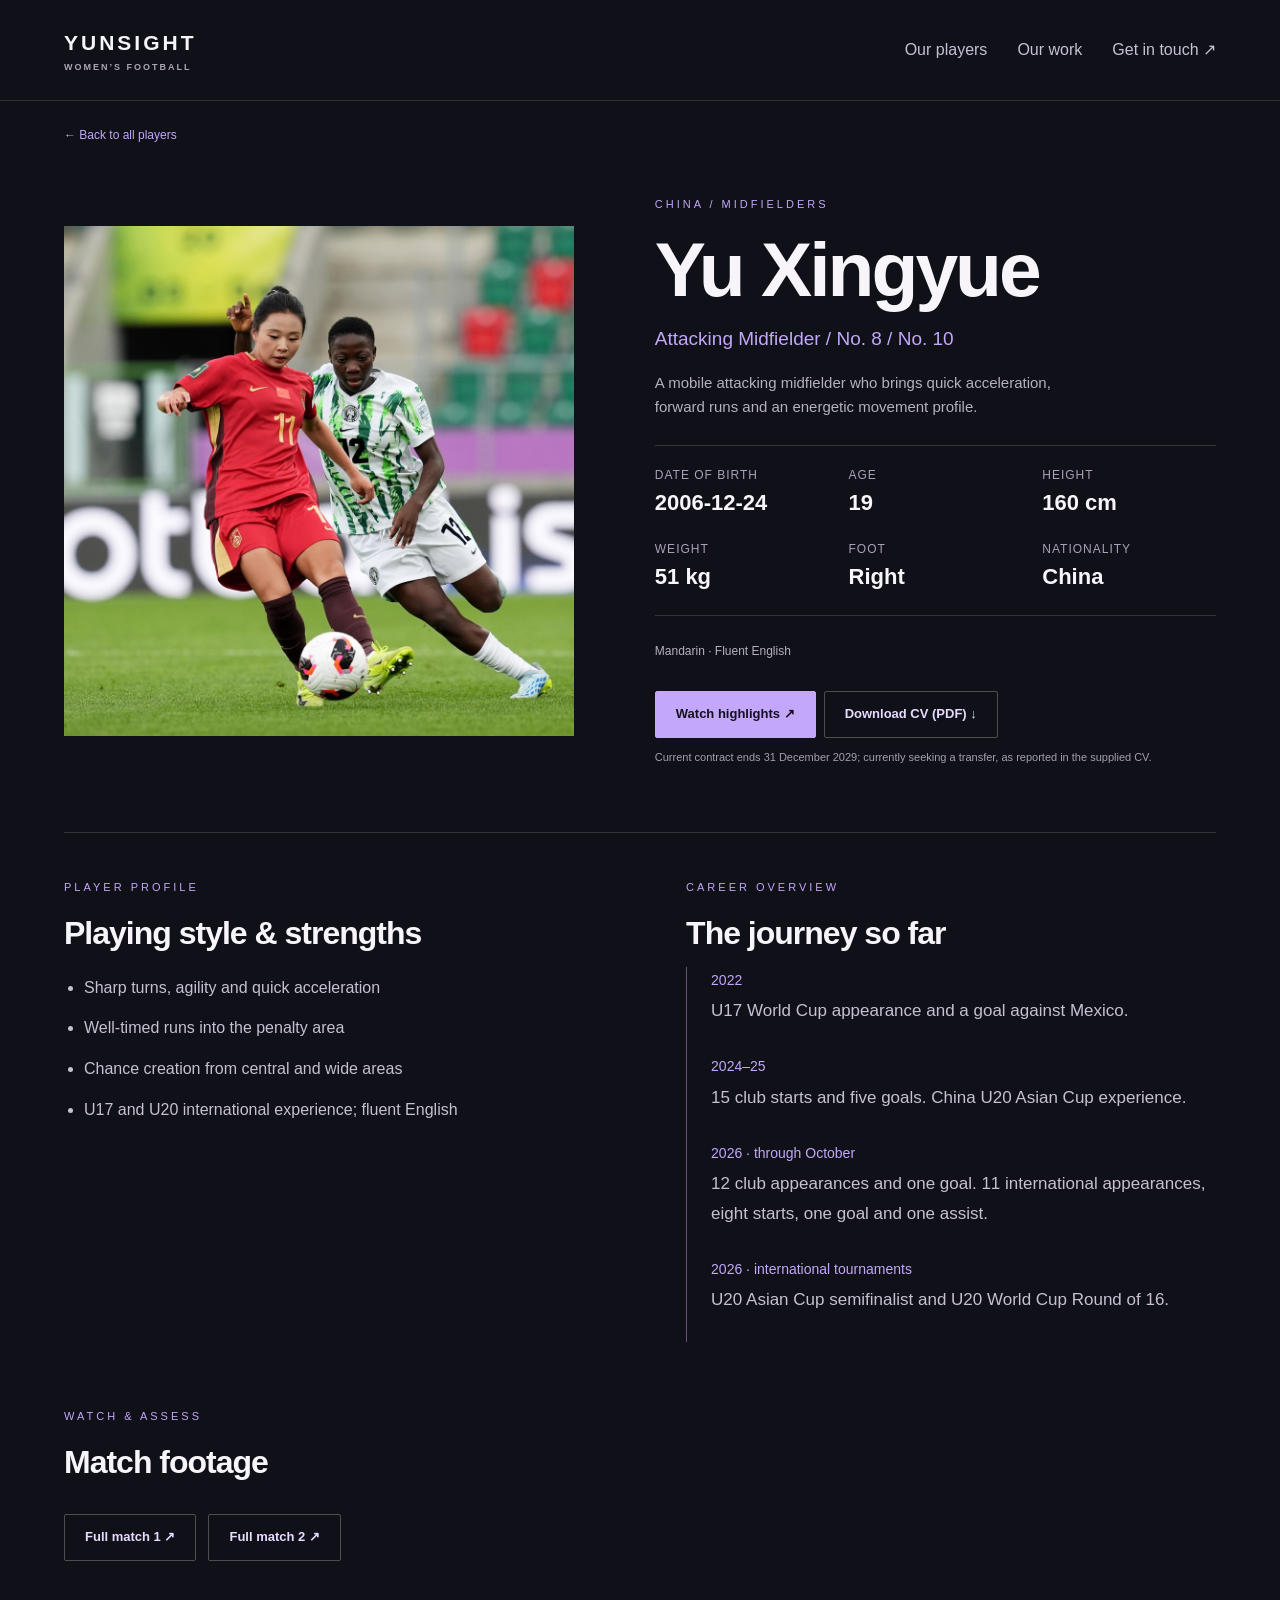
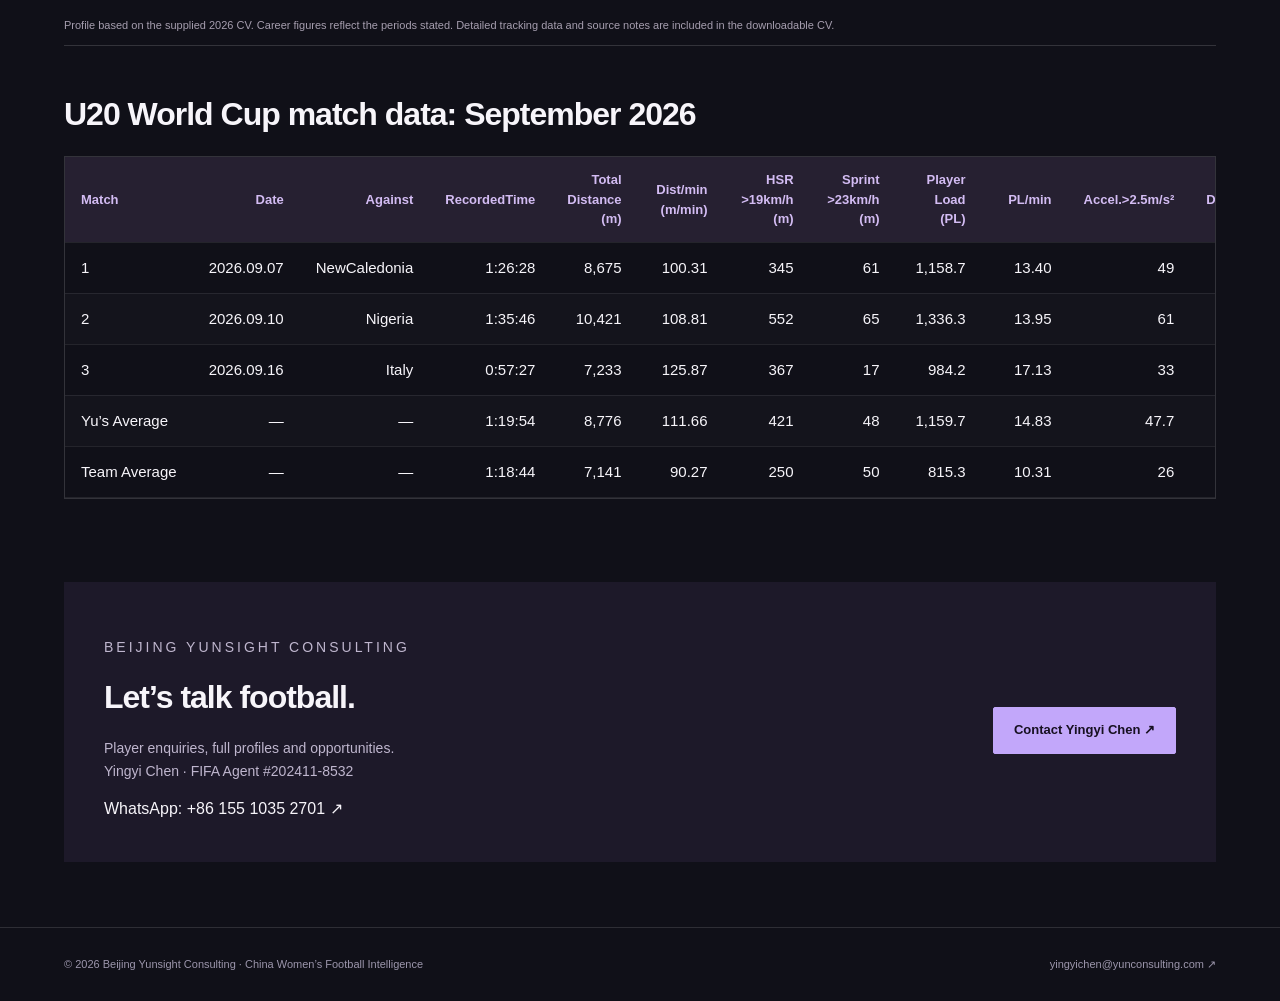
<file: yu-xingyue.html>
<!doctype html><html lang="en"><head><meta charset="utf-8"><meta name="viewport" content="width=device-width, initial-scale=1"><title>Yu Xingyue | Yunsight Football</title><meta name="description" content="Explore Chinese women's football player profiles, career highlights, match footage and CVs. Beijing Yunsight Consulting."><link rel="stylesheet" href="style.css"></head><body><header><a class="brand" href="index.html">YUNSIGHT<small>WOMEN’S FOOTBALL</small></a><nav><a href="index.html#players">Our players</a><a href="cases.html">Our work</a><a href="mailto:yingyichen@yunconsulting.com">Get in touch ↗</a></nav></header><main><a class="back" href="index.html#players">← Back to all players</a><section class="profile-hero"><img src="assets/yu-xingyue-photo.jpg" alt="Yu Xingyue in action"><div><p class="eyebrow">CHINA / MIDFIELDERS</p><h1>Yu Xingyue</h1><p class="role">Attacking Midfielder / No. 8 / No. 10</p><p class="intro">A mobile attacking midfielder who brings quick acceleration, forward runs and an energetic movement profile.</p><div class="facts"><div><small>Date of birth</small><strong>2006-12-24</strong></div><div><small>Age</small><strong><span data-dob="2006-12-24"></span></strong></div><div><small>Height</small><strong>160 cm</strong></div><div><small>Weight</small><strong>51 kg</strong></div><div><small>Foot</small><strong>Right</strong></div><div><small>Nationality</small><strong>China</strong></div></div><p class="muted" style="font-size:12px">Mandarin · Fluent English</p><a class="button" href="https://v.youku.com/v_show/id_XNjU3ODcwOTgwNA" target="_blank" rel="noopener">Watch highlights ↗</a><a class="button secondary" href="cvs/yu-xingyue.pdf" download>Download CV (PDF) ↓</a><p class="note">Current contract ends 31 December 2029; currently seeking a transfer, as reported in the supplied CV.</p></div></section><section class="detail-grid"><div><p class="eyebrow">PLAYER PROFILE</p><h2>Playing style & strengths</h2><ul class="strengths"><li>Sharp turns, agility and quick acceleration</li><li>Well-timed runs into the penalty area</li><li>Chance creation from central and wide areas</li><li>U17 and U20 international experience; fluent English</li></ul></div><div><p class="eyebrow">CAREER OVERVIEW</p><h2>The journey so far</h2><div class="timeline"><article><small>2022</small><p>U17 World Cup appearance and a goal against Mexico.</p></article><article><small>2024–25</small><p>15 club starts and five goals. China U20 Asian Cup experience.</p></article><article><small>2026 · through October</small><p>12 club appearances and one goal. 11 international appearances, eight starts, one goal and one assist.</p></article><article><small>2026 · international tournaments</small><p>U20 Asian Cup semifinalist and U20 World Cup Round of 16.</p></article></div></div></section><section><p class="eyebrow">WATCH & ASSESS</p><h2>Match footage</h2><div class="video-list"><a class="button secondary" href="https://v.youku.com/v_show/id_XNjU3OTY5ODc2MA" target="_blank" rel="noopener">Full match 1 ↗</a><a class="button secondary" href="https://v.youku.com/v_show/id_XNjU3OTcwMDQxNg" target="_blank" rel="noopener">Full match 2 ↗</a></div><p class="note">Profile based on the supplied 2026 CV. Career figures reflect the periods stated. Detailed tracking data and source notes are included in the downloadable CV.</p></section><section class="performance" id="performance"><h2>U20 World Cup match data: September 2026</h2><div class="table-scroll" tabindex="0" role="region" aria-label="Player CV match data"><table><thead><tr><th scope="col">Match</th><th scope="col">Date</th><th scope="col">Against</th><th scope="col">RecordedTime</th><th scope="col">Total Distance (m)</th><th scope="col">Dist/min (m/min)</th><th scope="col">HSR &gt;19km/h (m)</th><th scope="col">Sprint &gt;23km/h (m)</th><th scope="col">Player Load (PL)</th><th scope="col">PL/min</th><th scope="col">Accel.&gt;2.5m/s²</th><th scope="col">Decel.&gt;2.5m/s²</th><th scope="col">Max Speed (km/h)</th><th scope="col">RHIE</th><th scope="col">% Time HR &gt;180</th></tr></thead><tbody><tr><th scope="row">1</th><td>2026.09.07</td><td>NewCaledonia</td><td>1:26:28</td><td>8,675</td><td>100.31</td><td>345</td><td>61</td><td>1,158.7</td><td>13.40</td><td>49</td><td>61</td><td>26.6</td><td>24</td><td>0%</td></tr><tr><th scope="row">2</th><td>2026.09.10</td><td>Nigeria</td><td>1:35:46</td><td>10,421</td><td>108.81</td><td>552</td><td>65</td><td>1,336.3</td><td>13.95</td><td>61</td><td>95</td><td>28.5</td><td>39</td><td>0%</td></tr><tr><th scope="row">3</th><td>2026.09.16</td><td>Italy</td><td>0:57:27</td><td>7,233</td><td>125.87</td><td>367</td><td>17</td><td>984.2</td><td>17.13</td><td>33</td><td>56</td><td>23.9</td><td>27</td><td>0%</td></tr><tr><th scope="row">Yu’s Average</th><td>—</td><td>—</td><td>1:19:54</td><td>8,776</td><td>111.66</td><td>421</td><td>48</td><td>1,159.7</td><td>14.83</td><td>47.7</td><td>70.7</td><td>26.3</td><td>30</td><td>0%</td></tr><tr><th scope="row">Team Average</th><td>—</td><td>—</td><td>1:18:44</td><td>7,141</td><td>90.27</td><td>250</td><td>50</td><td>815.3</td><td>10.31</td><td>26</td><td>38</td><td>—</td><td>—</td><td>0%</td></tr></tbody></table></div></section><section id="contact" class="contact"><div><p class="eyebrow">BEIJING YUNSIGHT CONSULTING</p><h2>Let’s talk football.</h2><p>Player enquiries, full profiles and opportunities.<br>Yingyi Chen · FIFA Agent #202411-8532</p><a href="https://wa.me/8615510352701">WhatsApp: +86 155 1035 2701 ↗</a></div><a class="button" href="mailto:yingyichen@yunconsulting.com">Contact Yingyi Chen ↗</a></section></main><script src="app.js"></script><footer><span>© 2026 Beijing Yunsight Consulting · China Women’s Football Intelligence</span><a href="mailto:yingyichen@yunconsulting.com">yingyichen@yunconsulting.com ↗</a></footer></body></html>
</file>
<file: style.css>
*{box-sizing:border-box}html{scroll-behavior:smooth}body{margin:0;background:#101018;color:#f7f5fa;font-family:Arial,Helvetica,sans-serif;line-height:1.6}a{color:inherit;text-decoration:none}button,input{font:inherit}a:focus-visible,button:focus-visible,input:focus-visible{outline:3px solid #c5afff;outline-offset:5px}header{max-width:1440px;margin:auto;padding:26px 5%;display:flex;align-items:center;justify-content:space-between;border-bottom:1px solid #ffffff20}.brand{font-weight:800;letter-spacing:3px;font-size:21px}.brand small{display:block;font-size:9px;color:#aaa5b6;letter-spacing:2px}nav{display:flex;gap:30px;font-size:13px;color:#c6c1d3}main{max-width:1440px;margin:auto;padding:0 5%}.hero{display:grid;grid-template-columns:1.1fr 1fr;min-height:540px;align-items:center;gap:6%;padding:56px 0}.eyebrow{text-transform:uppercase;letter-spacing:3px;font-size:11px;color:#c2a7fa}.hero h1{font-size:clamp(48px,6.4vw,88px);letter-spacing:-4px;line-height:1.04;margin:22px 0}.hero h1 em{font-family:Georgia,serif;font-weight:400;color:#c2a7fa}.muted,.intro{color:#b5b1c0}.intro{max-width:430px;font-size:15px}.hero-photo{position:relative;height:455px}.hero-photo img{width:100%;height:100%;object-fit:cover;object-position:60% center;border-radius:2px}.hero-photo:after{content:'';position:absolute;inset:0;background:linear-gradient(0deg,#101018cc,transparent 65%)}.photo-caption{position:absolute;bottom:25px;left:28px;z-index:1}.photo-caption small{display:block;color:#ddd4ed;font-size:11px;letter-spacing:2px}.photo-caption strong{font-size:23px}.button{display:inline-flex;padding:12px 20px;background:#c2a7fa;color:#171021;font-size:13px;font-weight:700;border:1px solid #c2a7fa;border-radius:2px;margin-top:18px;cursor:pointer}.button.secondary{background:transparent;color:#e6dbff;border-color:#ffffff40}.section-head{border-top:1px solid #ffffff25;padding:38px 0 24px;display:flex;justify-content:space-between;align-items:end;gap:20px}h2{font-size:32px;letter-spacing:-1px;margin:8px 0}h3{font-size:23px;margin:10px 0}.tools{display:flex;gap:10px;flex-wrap:wrap;align-items:center;margin-bottom:28px}.filter{border:1px solid #ffffff25;border-radius:30px;padding:7px 17px;background:transparent;color:#bbb6c8;font-size:12px;cursor:pointer}.filter.active{background:#c2a7fa;color:#171021;border-color:#c2a7fa}input{margin-left:auto;background:transparent;border:1px solid #ffffff30;color:white;border-radius:3px;padding:8px 14px;width:220px;font-size:13px}.grid{display:grid;grid-template-columns:repeat(3,1fr);gap:32px 24px;padding-bottom:65px}.card{display:block;transition:transform .2s}.card:hover{transform:translateY(-5px)}.card-visual{position:relative;overflow:hidden;background:#24202e;aspect-ratio:1.12}.card img{width:100%;height:100%;object-fit:cover;object-position:50% 30%;transition:transform .5s}.card:hover img{transform:scale(1.04)}.number{position:absolute;top:15px;left:16px;padding:3px 8px;background:#101018b0;color:white;font-size:11px;letter-spacing:2px}.card-line{display:flex;justify-content:space-between;align-items:center}.card h3{margin:15px 0 0;font-size:24px}.arrow{color:#c2a7fa;font-size:24px}.role{color:#c2a7fa;font-size:12px;margin:3px 0 16px}.meta{display:flex;gap:18px;padding:12px 0;border-top:1px solid #ffffff20;color:#bab5c6;font-size:12px}.status{font-size:11px;color:#b9b0cb;margin-top:7px}.contact{margin:10px 0 65px;padding:40px;background:#1d1929;display:flex;justify-content:space-between;gap:24px;align-items:center}.contact h2{margin:0}.contact p{color:#bfb6ce;font-size:14px}.contact .button{white-space:nowrap}footer{padding:28px 5%;border-top:1px solid #ffffff20;display:flex;justify-content:space-between;gap:20px;font-size:11px;color:#9c96ac}.back{display:inline-block;margin:25px 0;color:#c2a7fa;font-size:12px}.profile-hero{display:grid;grid-template-columns:1fr 1.1fr;gap:7%;align-items:center;padding:15px 0 55px}.profile-hero>img{width:100%;height:510px;object-fit:cover;object-position:50% 25%}.profile-hero h1{font-size:clamp(48px,6vw,78px);line-height:1.05;letter-spacing:-3px;margin:15px 0}.facts{display:grid;grid-template-columns:repeat(3,1fr);gap:20px;border-block:1px solid #ffffff25;padding:20px 0;margin:26px 0}.facts small{display:block;font-size:10px;text-transform:uppercase;letter-spacing:1px;color:#aaa0b8}.facts strong{font-size:19px}.detail-grid{display:grid;grid-template-columns:1fr 1fr;gap:8%;padding:35px 0 55px;border-top:1px solid #ffffff25}.strengths{padding-left:20px;color:#c6c0d0}.strengths li{margin:15px 0}.timeline{border-left:1px solid #65517c;padding-left:24px}.timeline article{padding-bottom:18px}.timeline small{color:#c2a7fa}.timeline p{margin:4px 0;color:#c6c0d0;font-size:14px}.video-list{display:flex;flex-wrap:wrap;gap:12px;padding-bottom:45px}.note{font-size:11px;color:#a69eaf}#empty{padding:30px 0 70px;color:#c2a7fa}.profile-hero .button{margin-right:8px}@media(max-width:800px){nav{gap:15px}.hero{gap:25px;min-height:0}.hero h1{letter-spacing:-2px}.hero-photo{height:360px}.grid{grid-template-columns:repeat(2,1fr)}.profile-hero{gap:30px}.profile-hero>img{height:400px}.facts{grid-template-columns:repeat(2,1fr)}}@media(max-width:560px){header{padding:20px 6%}.brand{font-size:17px}nav{font-size:11px}nav .nav-about{display:none}main{padding:0 6%}.hero{grid-template-columns:1fr;padding:35px 0}.hero h1{font-size:57px}.hero-photo{height:320px}.section-head{align-items:start}.section-head .muted{display:none}.grid{grid-template-columns:1fr;gap:28px}.card-visual{aspect-ratio:1.3}.tools{gap:7px}.filter{padding:6px 12px}input{width:100%;margin:10px 0 0}.contact{padding:26px;display:block}.contact h2{font-size:26px}footer{display:block}.profile-hero,.detail-grid{grid-template-columns:1fr}.profile-hero>img{height:380px}.profile-hero{gap:25px}.profile-hero h1{font-size:54px}.detail-grid{gap:25px}.facts{grid-template-columns:repeat(3,1fr)}}@media(prefers-reduced-motion:reduce){*{scroll-behavior:auto!important;transition:none!important}}
[hidden]{display:none!important}

/* Larger player facts and readable match data. */
.profile-link{display:block}.card .country{position:absolute;top:15px;left:16px;display:inline-flex;align-items:center;gap:8px;padding:5px 10px;background:#101018d9;color:#fff;font-size:14px;font-weight:600;letter-spacing:.3px;border-radius:3px}.card .country img.flag{width:25px;height:17px;object-fit:contain;transform:none;border-radius:1px}.card .role{font-size:17px;line-height:1.5;min-height:51px;margin:7px 0 16px}.profile-hero .role{font-size:19px}.card .meta{display:grid;grid-template-columns:repeat(3,1fr);gap:8px;padding:15px 0}.meta-label{display:block;font-size:13px;color:#b8b0c9;margin-bottom:2px}.card .meta strong{font-size:21px;font-weight:600;color:#f1ecf8;white-space:nowrap}.card .meta small{font-size:14px;font-weight:400;color:#c6bfd1}.highlight-link{display:flex;align-items:center;gap:9px;border-top:1px solid #ffffff20;padding:14px 0;color:#cdb4ff;font-size:16px;font-weight:600}.highlight-link>span:last-child{margin-left:auto}.highlight-link:hover{color:#fff;text-decoration:underline}.timeline p{font-size:17px;line-height:1.75}.timeline small{font-size:14px}.timeline article{padding-bottom:23px}.facts strong{font-size:22px}.facts small{font-size:12px}.performance{border-top:1px solid #ffffff25;padding:35px 0 45px;min-width:0}.data-intro{font-size:17px;color:#c6c0d0;max-width:850px}.performance-metrics{display:grid;grid-template-columns:repeat(auto-fit,minmax(160px,1fr));gap:20px;margin:26px 0 34px;padding:24px;background:#1d1929}.performance-metrics span{display:block;font-size:14px;color:#c0b6d2}.performance-metrics strong{display:block;font-size:31px;color:#f5efff;line-height:1.5}.performance-metrics small{display:block;font-size:13px;color:#b8afc8}.table-scroll{overflow-x:auto;max-width:100%;margin:16px 0 28px;border:1px solid #ffffff25;scrollbar-color:#9e81c8 #24202e}.table-scroll table{width:100%;border-collapse:collapse;font-size:15px;font-variant-numeric:tabular-nums;text-align:right;white-space:nowrap}.table-scroll caption{text-align:left;padding:15px 18px;background:#1d1929;color:#d9caec;font-size:14px}.table-scroll th,.table-scroll td{padding:13px 16px;border-bottom:1px solid #ffffff15}.table-scroll thead th{background:#262031;color:#d3bcf3;font-size:13px;font-weight:600;white-space:normal;min-width:86px;line-height:1.5}.table-scroll th:first-child,.table-scroll td:first-child{text-align:left}.table-scroll tbody th{font-weight:400}.table-scroll tbody tr:nth-child(even){background:#ffffff04}.table-scroll .average-row{background:#c2a7fa14!important;color:#e0cbff}.table-scroll .average-row th{font-weight:600}.scroll-hint{font-size:13px;color:#b5a6c9;margin-bottom:0}.data-note{font-size:14px;line-height:1.75;color:#b5adc2;max-width:1000px}.projection{border:1px solid #ffffff25;margin:24px 0;padding:18px 22px}.projection summary{font-size:17px;cursor:pointer;color:#e4d6fa}.projection summary span{float:right;font-size:13px;color:#baa1d8}.projection p,.data-context{color:#c6c0d0;font-size:16px;line-height:1.75}.data-context li{margin-bottom:10px}@media(max-width:800px){.card .role{font-size:17px}.card .meta strong{font-size:20px}}@media(max-width:560px){.card .role{min-height:0;font-size:18px}.card .meta strong{font-size:23px}.meta-label{font-size:14px}.card .meta small{font-size:16px}.highlight-link{font-size:17px}.timeline p{font-size:17px}.performance-metrics{grid-template-columns:1fr 1fr;padding:20px;gap:20px 12px}.performance-metrics strong{font-size:28px}.projection summary span{float:none;display:block;margin-top:8px}.table-scroll table{font-size:15px}.data-note{font-size:14px}}

.original-chart{margin:24px 0 30px}.original-chart a{display:block;border:1px solid #ffffff25}.original-chart img{display:block;width:100%;height:auto}.original-chart span{display:block;padding:10px 15px;color:#cdb4ff;font-size:14px;text-align:right}.original-chart a:hover span{text-decoration:underline}

/* Native performance charts, styled as part of the player profile. */
.integrated-charts{padding:20px 0 34px}.running-heading h3{font-size:27px;margin:5px 0}.chart-sample{font-size:14px;color:#b9b0c9;margin:8px 0 24px}.running-stats{display:grid;grid-template-columns:repeat(5,1fr);gap:18px;border-block:1px solid #ffffff24;padding:25px 0 27px;margin-bottom:36px}.running-stats strong{font-size:clamp(27px,3vw,40px);line-height:1.2;letter-spacing:-1px;color:#8ae1d8;display:block}.running-stats span{display:block;font-size:14px;color:#bdb4cc;margin-top:8px}.chart-grid{display:grid;grid-template-columns:1fr 1fr;gap:40px}.web-chart{margin:0;min-width:0}.web-chart figcaption{min-height:100px}.web-chart h3{font-size:20px;line-height:1.4;letter-spacing:-.3px;max-width:440px;margin:0 0 7px}.web-chart figcaption p{font-size:13px;color:#a99abf;margin:0}.chart-legend{display:flex;gap:18px;flex-wrap:wrap;min-height:36px;align-items:start;margin-bottom:15px;font-size:12px;color:#c3b8d2}.chart-legend span{display:inline-flex;align-items:center;gap:7px}.chart-legend i{width:8px;height:8px;border-radius:50%;display:inline-block}.series-0{background:#c2a7fa}.series-1{background:#7eddd4}.chart-row{display:grid;grid-template-columns:70px 1fr;align-items:center;min-height:63px;gap:12px}.chart-category{font-size:13px;color:#d6cfe1}.chart-bars{padding:7px 0;position:relative;background:linear-gradient(to right,#ffffff18 1px,transparent 1px) 0 0/33.333333% 100%;border-right:1px solid #ffffff18}.chart-bars:after{content:'';position:absolute;left:66.666667%;top:0;bottom:0;border-left:1px dashed #c2a7fa7a;pointer-events:none}.chart-lane{height:17px;position:relative;margin:5px 0;display:flex;align-items:center}.chart-bar{display:block;height:12px;border-radius:0 3px 3px 0;position:relative;z-index:1;transition:filter .15s}.chart-lane:hover .chart-bar{filter:brightness(1.2)}.chart-value{position:absolute;transform:translateX(7px);font-size:11px;line-height:17px;color:#e8e0f4;white-space:nowrap;z-index:2}.chart-axis{margin-left:82px;display:flex;justify-content:space-between;padding-top:10px;font-size:11px;color:#a79ab8}.original-chart-note{font-size:13px;line-height:1.7;color:#aea1be;margin:26px 0 0}.web-chart{padding-right:8px}@media(max-width:950px){.chart-grid{grid-template-columns:1fr;gap:38px}.web-chart figcaption{min-height:0;margin-bottom:18px}.chart-row{grid-template-columns:76px 1fr}.chart-axis{margin-left:88px}.chart-legend{min-height:0;margin-bottom:16px}.chart-value{font-size:12px}.chart-lane{height:20px}.chart-bar{height:14px}}@media(max-width:560px){.running-stats{grid-template-columns:repeat(3,1fr);gap:22px 12px}.running-stats strong{font-size:30px}.running-stats span{font-size:13px}.chart-row{grid-template-columns:62px 1fr;gap:10px;min-height:65px}.chart-axis{margin-left:72px}.chart-category{font-size:12px}.chart-value{font-size:11px;transform:translateX(4px)}.web-chart h3{font-size:21px}.web-chart{padding-right:2px}.chart-sample{font-size:14px}.original-chart-note{font-size:13px}}
.chart-plot{padding-right:34px}.chart-axis{margin-right:34px}

header nav{font-size:16px} @media(max-width:560px){header nav{font-size:14px;gap:12px}header{flex-wrap:wrap;gap:16px}}

.work-banner{display:grid;grid-template-columns:1fr 1fr;min-height:425px;margin:10px 0 65px;background:#211a30;border:1px solid #ffffff20}.work-banner-copy{padding:45px;align-self:center}.work-banner h2{font-size:clamp(34px,4vw,52px);line-height:1.1;letter-spacing:-1.8px;margin:20px 0}.work-banner-copy>p:not(.eyebrow){font-size:16px;color:#c9bfd5;max-width:400px}.work-banner .button{font-size:16px;gap:30px}.work-banner-image{position:relative;min-height:425px;overflow:hidden}.work-banner-image img{width:100%;height:100%;position:absolute;object-fit:cover;object-position:50% 37%}.work-banner-image:after{content:'';position:absolute;inset:0;background:linear-gradient(0deg,#101018dd,transparent 45%)}.work-banner-image span{position:absolute;z-index:1;bottom:22px;left:24px;font-size:12px;color:#fff}@media(max-width:650px){.work-banner{grid-template-columns:1fr}.work-banner-copy{padding:30px}.work-banner-image{min-height:380px}}

.song-role-detail{font-size:.86em;color:#b9accb}.card[data-name="song lijuan"] .card-visual>img{object-position:50% 32%}
</file>
<file: cases.css>
.work-intro{padding:42px 0 35px}.work-intro h1{font-size:clamp(52px,7vw,94px);line-height:1.05;letter-spacing:-4px;margin:24px 0 32px}.work-intro em{font-family:Georgia,serif;font-weight:400;color:#c2a7fa}.work-intro-bottom{display:flex;justify-content:space-between;align-items:end;gap:25px}.work-intro-bottom p{font-size:17px;line-height:1.8;color:#bfb6ce;margin:0}.work-intro-bottom>span{font-size:18px;color:#c2a7fa;letter-spacing:2px;white-space:nowrap}.year-nav{position:sticky;top:0;z-index:5;display:flex;flex-wrap:wrap;gap:12px 30px;background:#101018f5;backdrop-filter:blur(10px);padding:20px 0;border-block:1px solid #ffffff25;margin-bottom:20px}.year-nav a{font-size:15px;color:#bcb1cc;padding:3px 0}.year-nav a:hover{color:#fff;text-decoration:underline}.case-year{display:grid;grid-template-columns:170px 1fr;gap:45px;padding:44px 0 58px;border-bottom:1px solid #ffffff24;scroll-margin-top:95px}.year-heading{align-self:start;position:sticky;top:110px}.year-heading h2{font-size:54px;font-weight:400;letter-spacing:-3px;color:#c2a7fa;line-height:1;margin:0 0 14px}.year-heading span{font-size:10px;letter-spacing:2px;color:#9e92b1}.case-entries{display:grid;gap:32px}.case-entry{padding-bottom:32px;border-bottom:1px solid #ffffff15}.case-entry:last-child{border-bottom:0;padding-bottom:0}.with-photo{display:grid;grid-template-columns:minmax(220px,.9fr) 1fr;gap:30px;align-items:center}.case-photo{display:block;background:#211a30;overflow:hidden;aspect-ratio:1.28}.case-photo img{display:block;width:100%;height:100%;object-fit:cover;object-position:center 30%;transition:transform .25s}.case-photo:hover img{transform:scale(1.03)}.case-kind{text-transform:uppercase;letter-spacing:2px;font-size:10px;color:#b49bdc;margin:0 0 10px}.case-copy h3{font-size:29px;line-height:1.2;letter-spacing:-.6px;margin:0 0 12px}.case-subtitle{font-size:13px;color:#a99db9;line-height:1.6;margin:0 0 15px}.case-desc{font-size:17px;line-height:1.7;color:#ded5e9;margin:0}.text-entry{padding:25px 28px 28px;border-left:2px solid #8d6fb8;background:#ffffff03}.case-timeline{margin-bottom:65px}.case-year:first-child .case-entry:first-child .case-photo{aspect-ratio:.9}.case-year:first-child .case-entry:first-child .case-photo img{object-position:50% 36%}@media(max-width:950px){.case-year{grid-template-columns:110px 1fr;gap:25px}.with-photo{grid-template-columns:1fr}.case-photo{aspect-ratio:1.6}.case-year:first-child .case-entry:first-child .case-photo{aspect-ratio:1.1}}@media(max-width:560px){.work-intro{padding-top:20px}.work-intro h1{font-size:51px;letter-spacing:-2px}.work-intro-bottom{display:block}.work-intro-bottom>span{display:block;margin-top:20px;font-size:14px}.work-intro-bottom p{font-size:16px}.year-nav{gap:10px 23px;padding:14px 0}.year-nav a{font-size:14px}.case-year{grid-template-columns:1fr;gap:25px;scroll-margin-top:120px}.year-heading{position:static;display:flex;justify-content:space-between;align-items:center}.year-heading h2{font-size:48px;margin:0}.case-copy h3{font-size:27px}.case-entries{gap:30px}.case-desc{font-size:17px}.case-photo{aspect-ratio:1.3}.with-photo{gap:20px}.case-year:first-child .case-entry:first-child .case-photo{aspect-ratio:1}.text-entry{padding:22px}}
</file>
